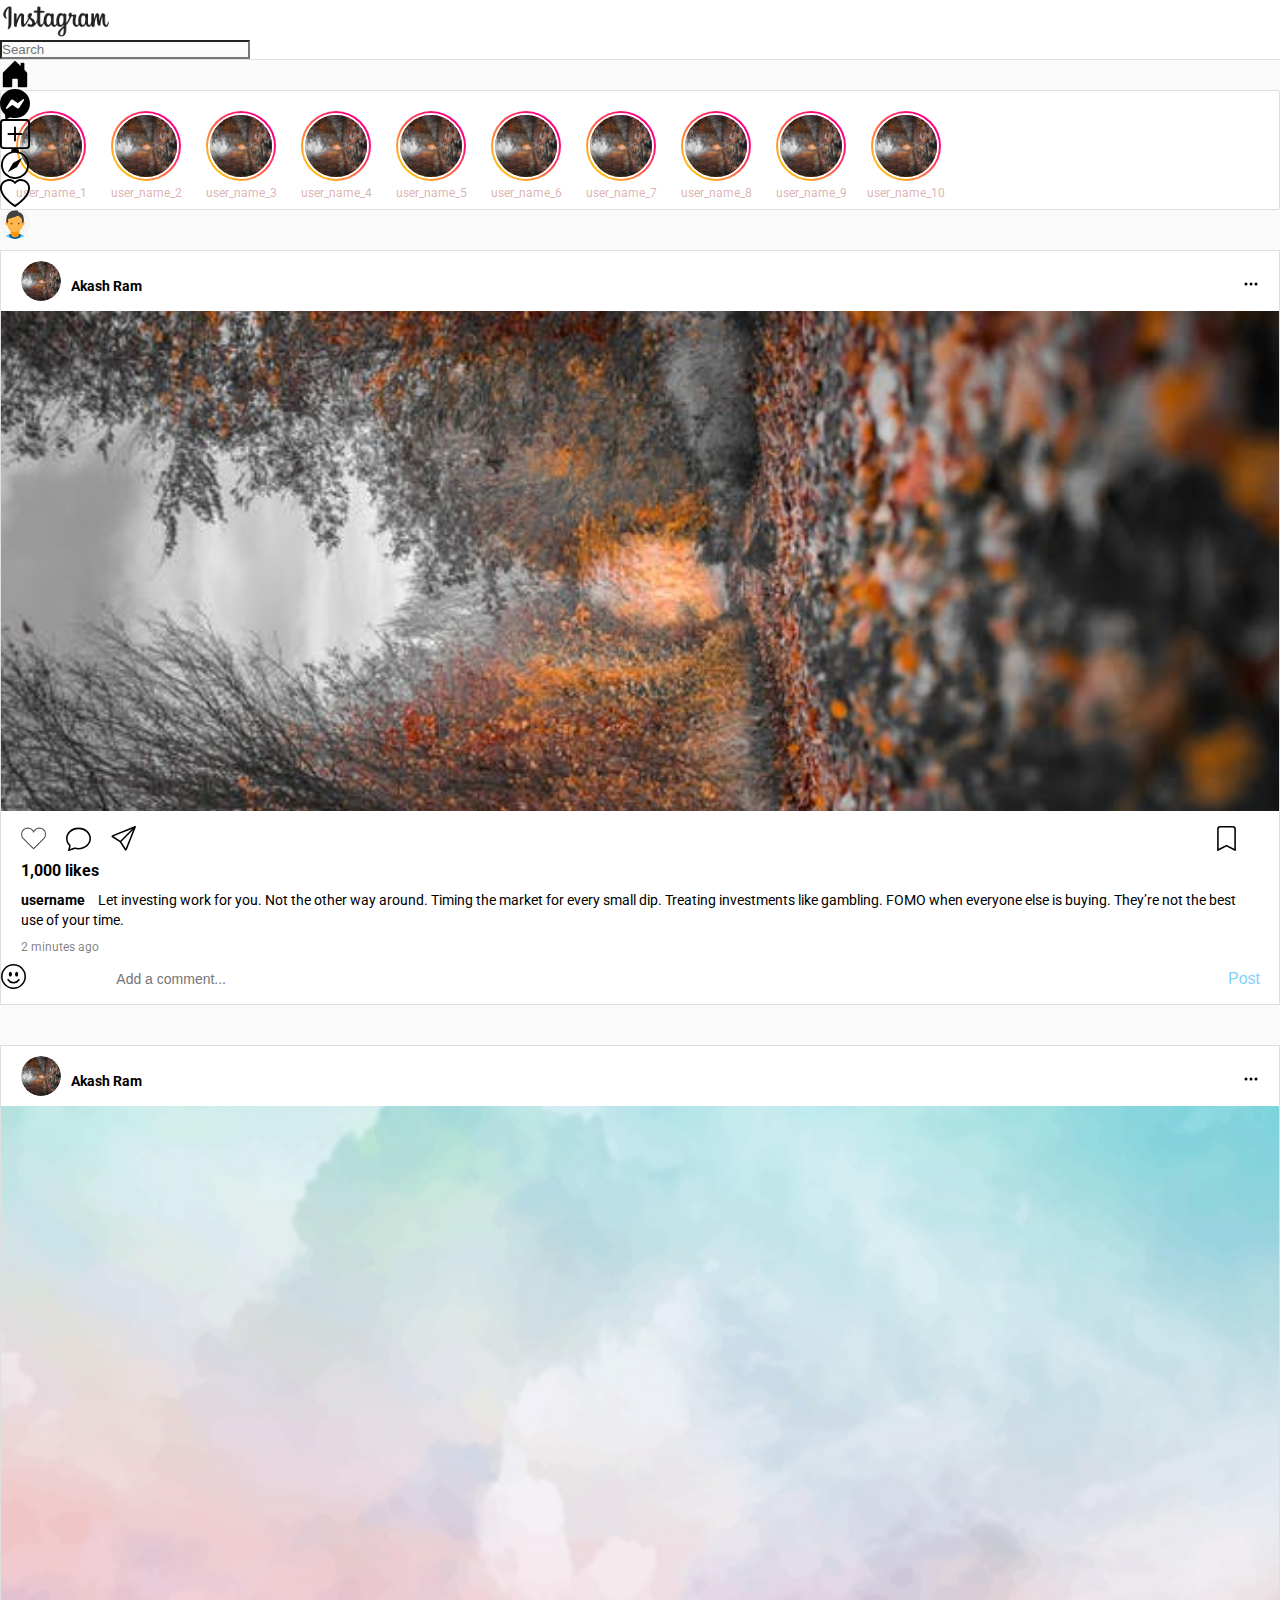
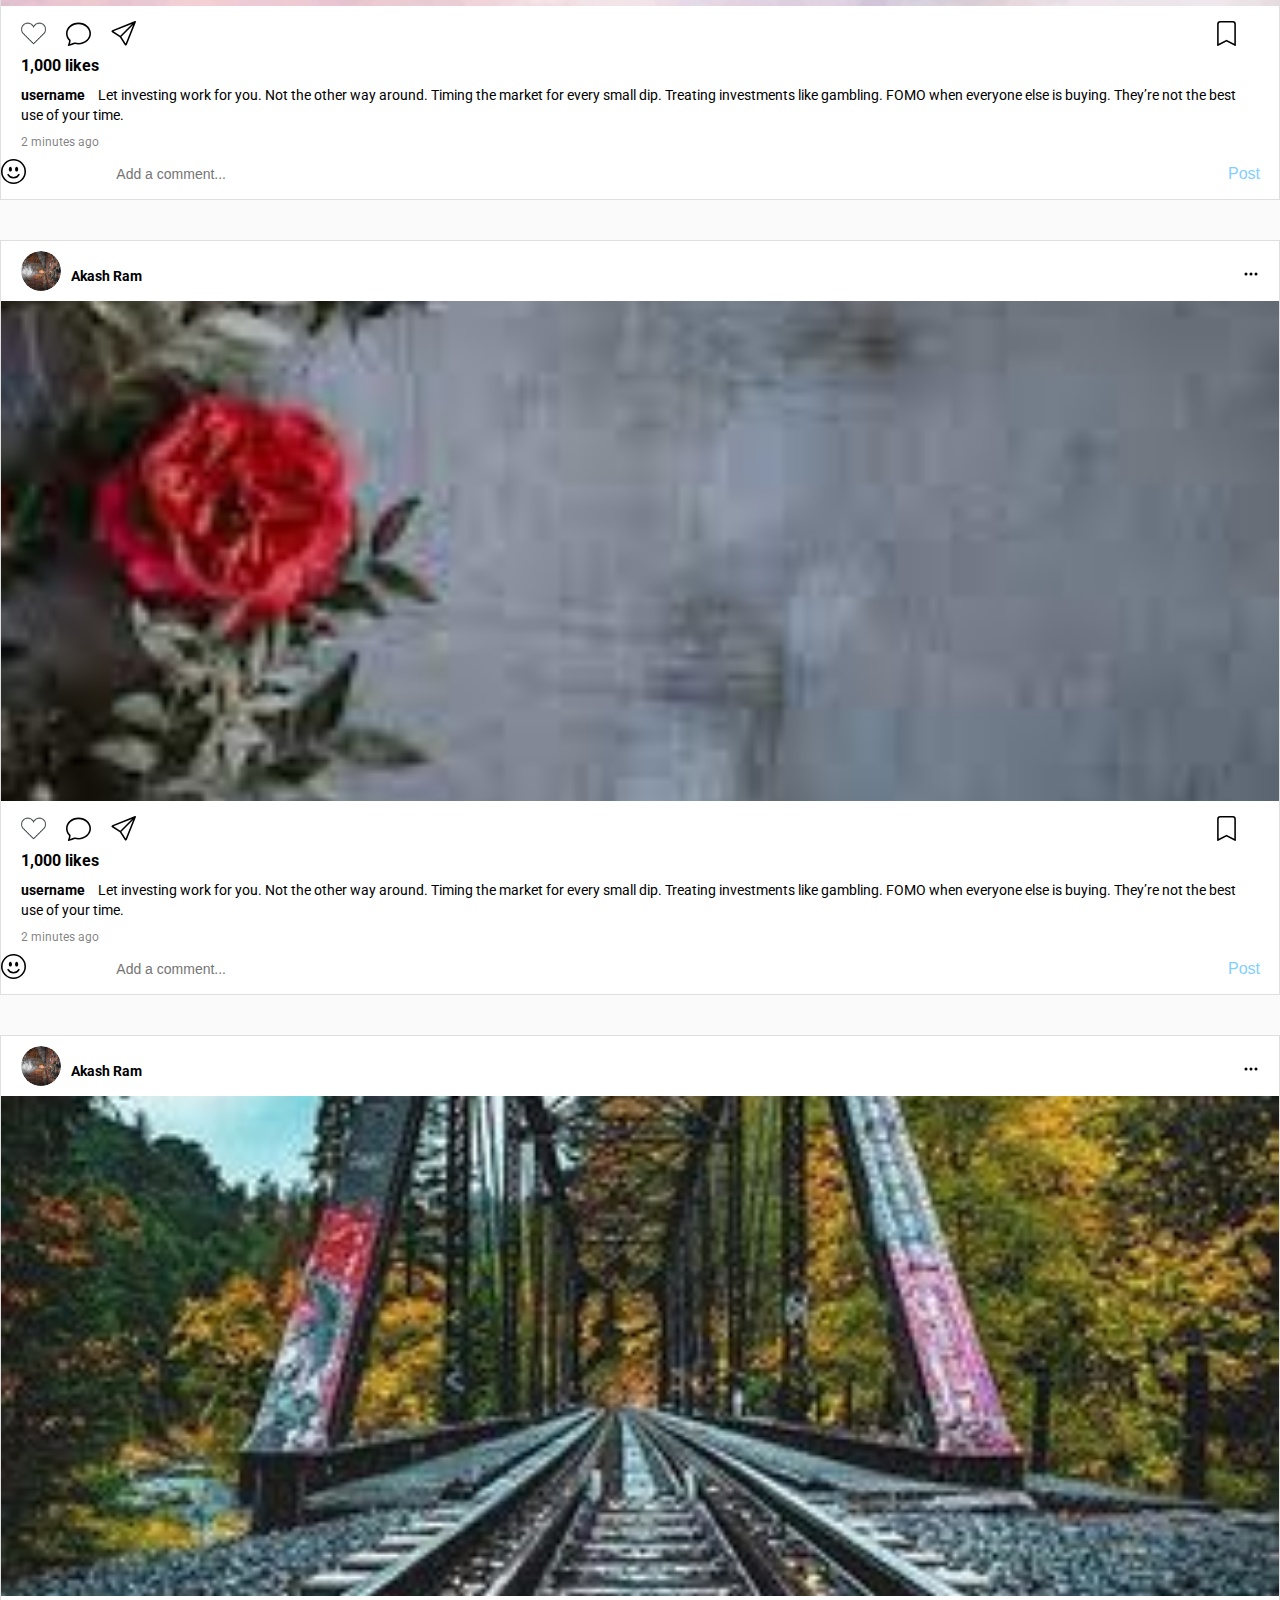
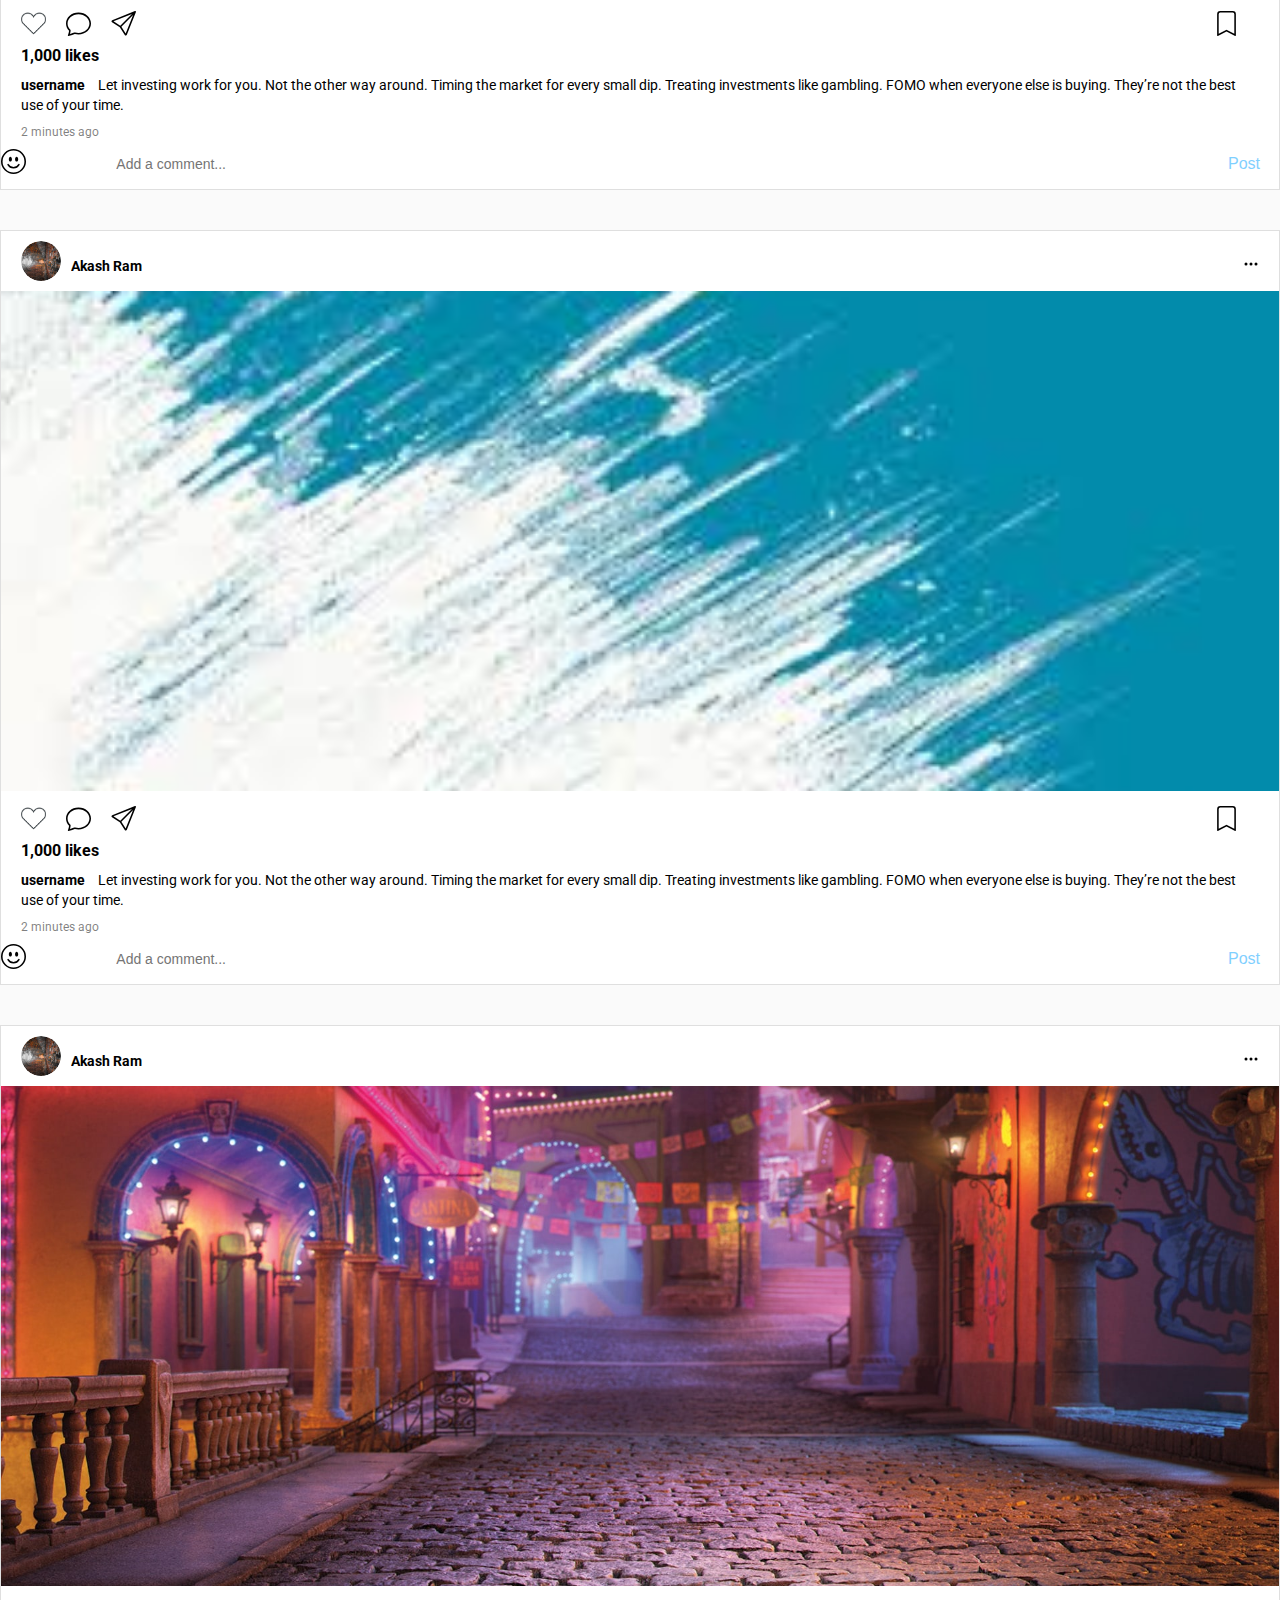
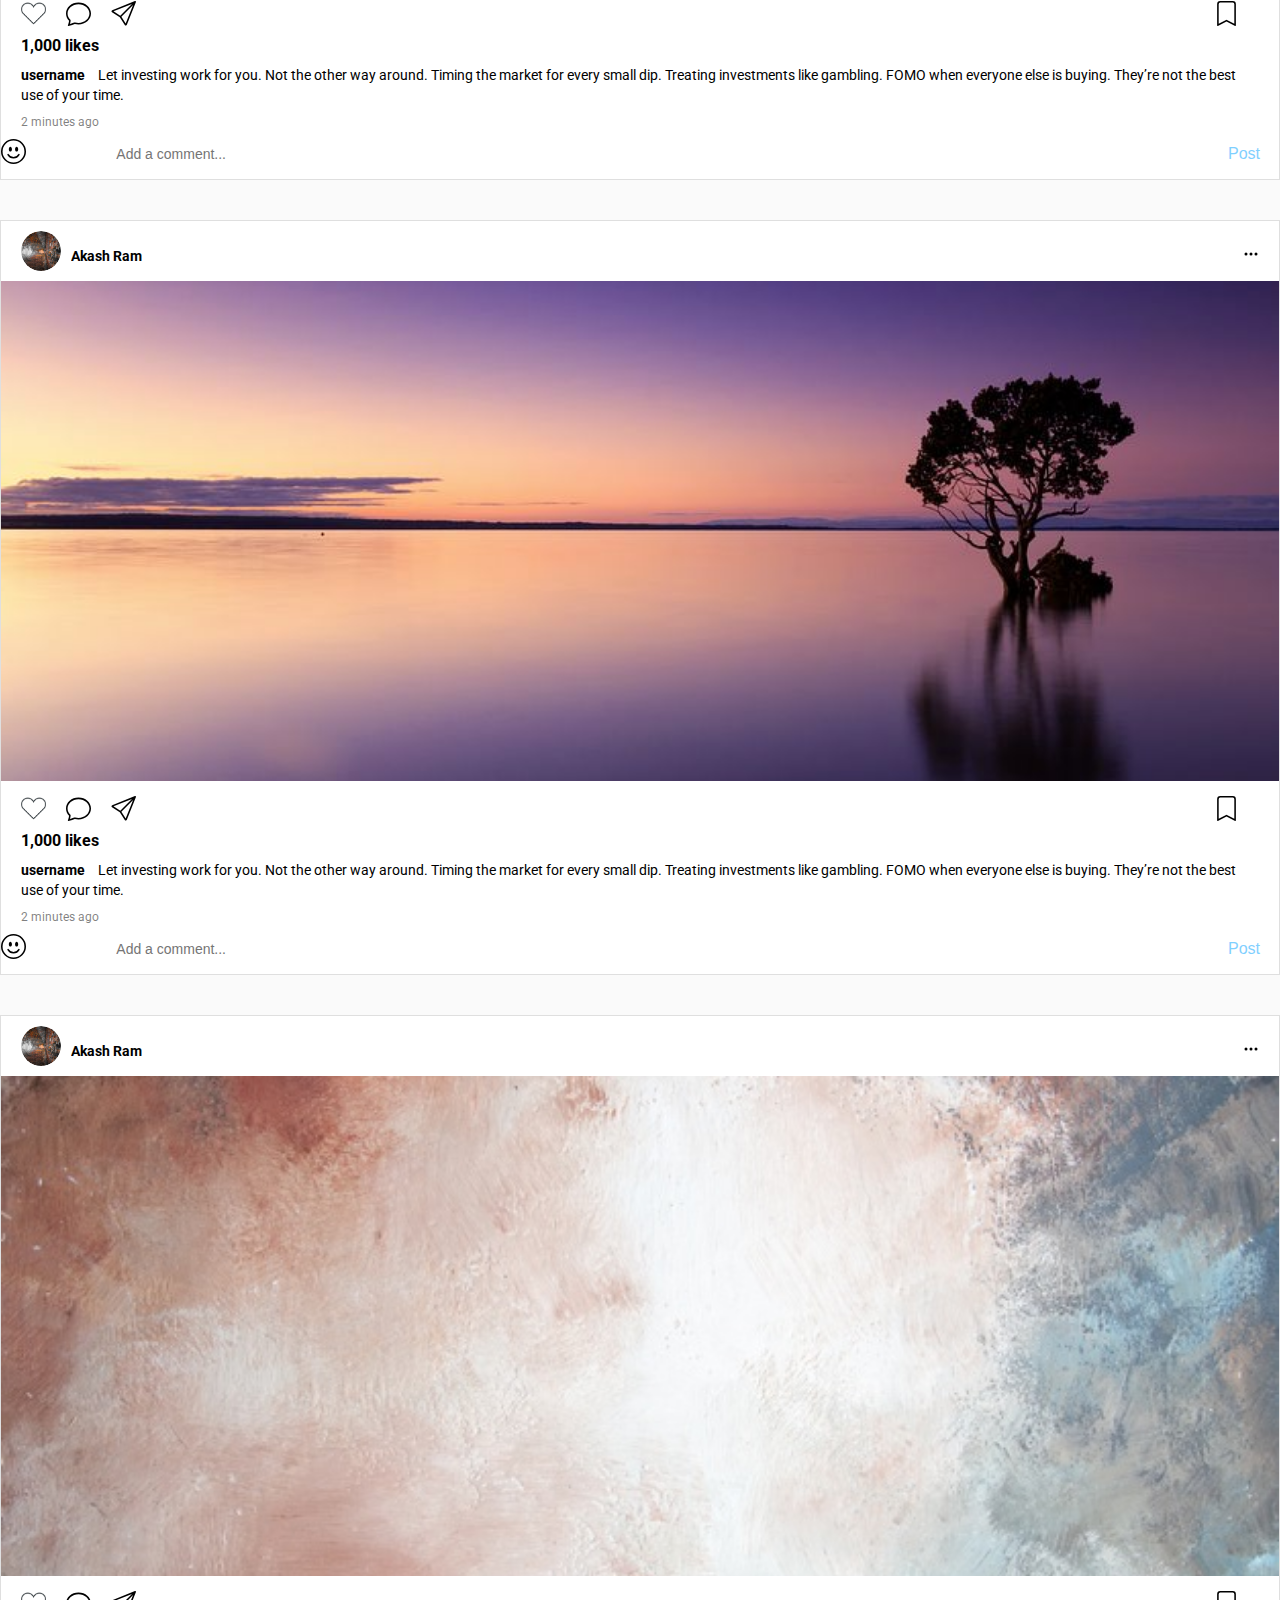
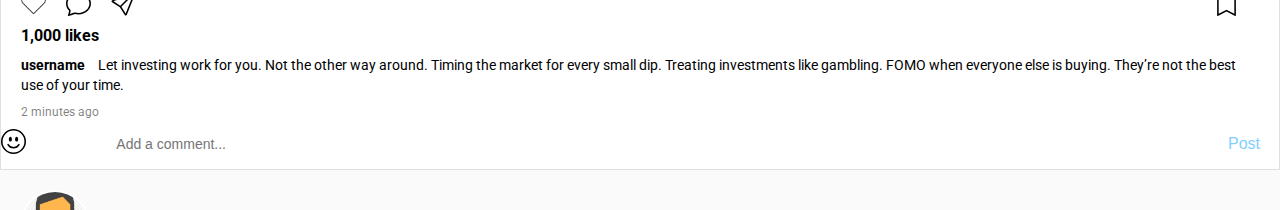
<file: index.html>
<html>
  <head>
    <title>Instagram home page</title>
    <!-- External CSS Sheet-->
    <link rel="stylesheet" href="index.css" />
    <!-- CSS only -->
    <link
      href="https://cdn.jsdelivr.net/npm/bootstrap@5.1.3/dist/css/bootstrap.min.css"
      rel="stylesheet"
      integrity="sha384-1BmE4kWBq78iYhFldvKuhfTAU6auU8tT94WrHftjDbrCEXSU1oBoqyl2QvZ6jIW3"
      crossorigin="anonymous"
    />
    <!-- JavaScript Bundle with Popper -->
    <script
      src="https://cdn.jsdelivr.net/npm/bootstrap@5.1.3/dist/js/bootstrap.bundle.min.js"
      integrity="sha384-ka7Sk0Gln4gmtz2MlQnikT1wXgYsOg+OMhuP+IlRH9sENBO0LRn5q+8nbTov4+1p"
      crossorigin="anonymous"
    ></script>
    <!-- Responsive meta Tag-->
    <meta content="device-width, initial-scale=1" name="viewport" />

    <!-- JS -->
  </head>
  <body>
    <!-- Upload Image
    <iframe
      src="C:\Users\user\Desktop\Instagram\TestingUpload copy\upload.html"
      name="targetframe"
      allowTransparency="true"
      scrolling="no"
      frameborder="0"
      class="upload-show"
    > 
    </iframe>
  -->

    <!-- Nav Bar-->
    <nav class="navbar topnav justify-content-around">
      <div class="container-fluid nav-wrapper">
        <a class="navbar-brand" href="#home">
          <img src="photo\Instagram_logo.svg.png" alt="" height="40px" />
        </a>

        <form class="d-flex search-bar">
          <input
            class="form-control search-box"
            type="search"
            placeholder="Search"
          />
        </form>

        <div class="d-flex">
          <div class="nav-item">
            <a class="nav-link" href="#home">
              <svg
                xmlns="http://www.w3.org/2000/svg"
                height="30px"
                class="bi bi-house-door-fill"
                viewBox="0 0 16 16"
              >
                <path
                  d="M6.5 14.5v-3.505c0-.245.25-.495.5-.495h2c.25 0 .5.25.5.5v3.5a.5.5 0 0 0 .5.5h4a.5.5 0 0 0 .5-.5v-7a.5.5 0 0 0-.146-.354L13 5.793V2.5a.5.5 0 0 0-.5-.5h-1a.5.5 0 0 0-.5.5v1.293L8.354 1.146a.5.5 0 0 0-.708 0l-6 6A.5.5 0 0 0 1.5 7.5v7a.5.5 0 0 0 .5.5h4a.5.5 0 0 0 .5-.5z"
                />
              </svg>
            </a>
          </div>
          <div class="nav-item">
            <a class="nav-link" href="#messgener">
              <svg
                xmlns="http://www.w3.org/2000/svg"
                height="30px"
                class="bi bi-messenger"
                viewBox="0 0 16 16"
              >
                <path
                  d="M0 7.76C0 3.301 3.493 0 8 0s8 3.301 8 7.76-3.493 7.76-8 7.76c-.81 0-1.586-.107-2.316-.307a.639.639 0 0 0-.427.03l-1.588.702a.64.64 0 0 1-.898-.566l-.044-1.423a.639.639 0 0 0-.215-.456C.956 12.108 0 10.092 0 7.76zm5.546-1.459-2.35 3.728c-.225.358.214.761.551.506l2.525-1.916a.48.48 0 0 1 .578-.002l1.869 1.402a1.2 1.2 0 0 0 1.735-.32l2.35-3.728c.226-.358-.214-.761-.551-.506L9.728 7.381a.48.48 0 0 1-.578.002L7.281 5.98a1.2 1.2 0 0 0-1.735.32z"
                />
              </svg>
            </a>
          </div>
          <div class="nav-item" onclick="displayHiddenSession()">
            <a class="nav-link" href="upload.html">
              <svg
                xmlns="http://www.w3.org/2000/svg"
                height="30px"
                class="bi bi-plus-square"
                viewBox="0 0 16 16"
              >
                <path
                  d="M14 1a1 1 0 0 1 1 1v12a1 1 0 0 1-1 1H2a1 1 0 0 1-1-1V2a1 1 0 0 1 1-1h12zM2 0a2 2 0 0 0-2 2v12a2 2 0 0 0 2 2h12a2 2 0 0 0 2-2V2a2 2 0 0 0-2-2H2z"
                />
                <path
                  d="M8 4a.5.5 0 0 1 .5.5v3h3a.5.5 0 0 1 0 1h-3v3a.5.5 0 0 1-1 0v-3h-3a.5.5 0 0 1 0-1h3v-3A.5.5 0 0 1 8 4z"
                />
              </svg>
            </a>
          </div>
          <div class="nav-item">
            <a class="nav-link" href="#explore">
              <svg
                xmlns="http://www.w3.org/2000/svg"
                height="30px"
                class="bi bi-compass"
                viewBox="0 0 16 16"
              >
                <path
                  d="M8 16.016a7.5 7.5 0 0 0 1.962-14.74A1 1 0 0 0 9 0H7a1 1 0 0 0-.962 1.276A7.5 7.5 0 0 0 8 16.016zm6.5-7.5a6.5 6.5 0 1 1-13 0 6.5 6.5 0 0 1 13 0z"
                />
                <path
                  d="m6.94 7.44 4.95-2.83-2.83 4.95-4.949 2.83 2.828-4.95z"
                />
              </svg>
            </a>
          </div>
          <div class="nav-item">
            <a class="nav-link" href="#like">
              <svg
                xmlns="http://www.w3.org/2000/svg"
                height="30px"
                class="bi bi-heart"
                viewBox="0 0 16 16"
              >
                <path
                  d="m8 2.748-.717-.737C5.6.281 2.514.878 1.4 3.053c-.523 1.023-.641 2.5.314 4.385.92 1.815 2.834 3.989 6.286 6.357 3.452-2.368 5.365-4.542 6.286-6.357.955-1.886.838-3.362.314-4.385C13.486.878 10.4.28 8.717 2.01L8 2.748zM8 15C-7.333 4.868 3.279-3.04 7.824 1.143c.06.055.119.112.176.171a3.12 3.12 0 0 1 .176-.17C12.72-3.042 23.333 4.867 8 15z"
                />
              </svg>
            </a>
          </div>
          <div class="nav-item">
            <a class="nav-link" href="#profile">
              <div class="user-profile"></div>
            </a>
          </div>
        </div>
      </div>
    </nav>
    <!-- Main Section -->
    <section class="main">
      <div class="container">
        <div class="row">
          <div class="col-md-7 left-col">
            <div class="status-wrapper">
              <div class="status-card">
                <div class="profile-pic">
                  <img src="photo\img1.jpg" alt="profilepic" />
                </div>
                <p class="username">user_name_1</p>
              </div>
              <div class="status-card">
                <div class="profile-pic">
                  <img src="photo\img1.jpg" alt="profilepic" />
                </div>
                <p class="username">user_name_2</p>
              </div>
              <div class="status-card">
                <div class="profile-pic">
                  <img src="photo\img1.jpg" alt="profilepic" />
                </div>
                <p class="username">user_name_3</p>
              </div>
              <div class="status-card">
                <div class="profile-pic">
                  <img src="photo\img1.jpg" alt="profilepic" />
                </div>
                <p class="username">user_name_4</p>
              </div>
              <div class="status-card">
                <div class="profile-pic">
                  <img src="photo\img1.jpg" alt="profilepic" />
                </div>
                <p class="username">user_name_5</p>
              </div>
              <div class="status-card">
                <div class="profile-pic">
                  <img src="photo\img1.jpg" alt="profilepic" />
                </div>
                <p class="username">user_name_6</p>
              </div>
              <div class="status-card">
                <div class="profile-pic">
                  <img src="photo\img1.jpg" alt="profilepic" />
                </div>
                <p class="username">user_name_7</p>
              </div>
              <div class="status-card">
                <div class="profile-pic">
                  <img src="photo\img1.jpg" alt="profilepic" />
                </div>
                <p class="username">user_name_8</p>
              </div>
              <div class="status-card">
                <div class="profile-pic">
                  <img src="photo\img1.jpg" alt="profilepic" />
                </div>
                <p class="username">user_name_9</p>
              </div>
              <div class="status-card">
                <div class="profile-pic">
                  <img src="photo\img1.jpg" alt="profilepic" />
                </div>
                <p class="username">user_name_10</p>
              </div>
            </div>

            <div class="card post">
              <div class="card-body info">
                <div class="user">
                  <div class="profile-pic">
                    <img src="photo\img1.jpg" alt="profilepic" />
                  </div>
                  <p class="username">Akash Ram</p>
                </div>
                <span class="options">
                  <svg
                    xmlns="http://www.w3.org/2000/svg"
                    width="16"
                    height="16"
                    fill="currentColor"
                    class="bi bi-three-dots"
                    viewBox="0 0 16 16"
                  >
                    <path
                      d="M3 9.5a1.5 1.5 0 1 1 0-3 1.5 1.5 0 0 1 0 3zm5 0a1.5 1.5 0 1 1 0-3 1.5 1.5 0 0 1 0 3zm5 0a1.5 1.5 0 1 1 0-3 1.5 1.5 0 0 1 0 3z"
                    />
                  </svg>
                </span>
              </div>
              <img
                src="photo\img1.jpg"
                class="card-img-bottom post-image"
                alt="img1"
              />
              <div class="card-body post-content">
                <div class="reaction-wrapper">
                  <div class="icon like">
                    <img
                      src="photo\heart.png"
                      alt="like"
                      height="25px"
                      class="heart"
                    />
                  </div>
                  <div class="icon comment">
                    <svg
                      xmlns="http://www.w3.org/2000/svg"
                      height="25px"
                      class="bi bi-chat"
                      viewBox="0 0 16 16"
                    >
                      <path
                        d="M2.678 11.894a1 1 0 0 1 .287.801 10.97 10.97 0 0 1-.398 2c1.395-.323 2.247-.697 2.634-.893a1 1 0 0 1 .71-.074A8.06 8.06 0 0 0 8 14c3.996 0 7-2.807 7-6 0-3.192-3.004-6-7-6S1 4.808 1 8c0 1.468.617 2.83 1.678 3.894zm-.493 3.905a21.682 21.682 0 0 1-.713.129c-.2.032-.352-.176-.273-.362a9.68 9.68 0 0 0 .244-.637l.003-.01c.248-.72.45-1.548.524-2.319C.743 11.37 0 9.76 0 8c0-3.866 3.582-7 8-7s8 3.134 8 7-3.582 7-8 7a9.06 9.06 0 0 1-2.347-.306c-.52.263-1.639.742-3.468 1.105z"
                      />
                    </svg>
                  </div>
                  <div class="icon send">
                    <svg
                      xmlns="http://www.w3.org/2000/svg"
                      height="25px"
                      class="bi bi-send"
                      viewBox="0 0 16 16"
                    >
                      <path
                        d="M15.854.146a.5.5 0 0 1 .11.54l-5.819 14.547a.75.75 0 0 1-1.329.124l-3.178-4.995L.643 7.184a.75.75 0 0 1 .124-1.33L15.314.037a.5.5 0 0 1 .54.11ZM6.636 10.07l2.761 4.338L14.13 2.576 6.636 10.07Zm6.787-8.201L1.591 6.602l4.339 2.76 7.494-7.493Z"
                      />
                    </svg>
                  </div>
                  <div class="icon save">
                    <svg
                      xmlns="http://www.w3.org/2000/svg"
                      height="25px"
                      class="bi bi-bookmark"
                      viewBox="0 0 16 16"
                    >
                      <path
                        d="M2 2a2 2 0 0 1 2-2h8a2 2 0 0 1 2 2v13.5a.5.5 0 0 1-.777.416L8 13.101l-5.223 2.815A.5.5 0 0 1 2 15.5V2zm2-1a1 1 0 0 0-1 1v12.566l4.723-2.482a.5.5 0 0 1 .554 0L13 14.566V2a1 1 0 0 0-1-1H4z"
                      />
                    </svg>
                  </div>
                </div>
                <p class="likes">1,000 likes</p>
                <p class="description">
                  <span>username </span>Let investing work for you. Not the
                  other way around. Timing the market for every small dip.
                  Treating investments like gambling. FOMO when everyone else is
                  buying. They’re not the best use of your time.
                </p>
                <p class="post-time">2 minutes ago</p>
              </div>
              <div class="card-body comment-wrapper">
                <div class="icon">
                  <svg
                    xmlns="http://www.w3.org/2000/svg"
                    height="25px"
                    class="bi bi-emoji-smile"
                    viewBox="0 0 16 16"
                  >
                    <path
                      d="M8 15A7 7 0 1 1 8 1a7 7 0 0 1 0 14zm0 1A8 8 0 1 0 8 0a8 8 0 0 0 0 16z"
                    />
                    <path
                      d="M4.285 9.567a.5.5 0 0 1 .683.183A3.498 3.498 0 0 0 8 11.5a3.498 3.498 0 0 0 3.032-1.75.5.5 0 1 1 .866.5A4.498 4.498 0 0 1 8 12.5a4.498 4.498 0 0 1-3.898-2.25.5.5 0 0 1 .183-.683zM7 6.5C7 7.328 6.552 8 6 8s-1-.672-1-1.5S5.448 5 6 5s1 .672 1 1.5zm4 0c0 .828-.448 1.5-1 1.5s-1-.672-1-1.5S9.448 5 10 5s1 .672 1 1.5z"
                    />
                  </svg>
                </div>
                <input
                  type="text"
                  class="comment-box"
                  placeholder="Add a comment..."
                />
                <button class="comment-btn">post</button>
              </div>
            </div>
            <div class="card post">
              <div class="card-body info">
                <div class="user">
                  <div class="profile-pic">
                    <img src="photo\img1.jpg" alt="profilepic" />
                  </div>
                  <p class="username">Akash Ram</p>
                </div>
                <span class="options">
                  <svg
                    xmlns="http://www.w3.org/2000/svg"
                    width="16"
                    height="16"
                    fill="currentColor"
                    class="bi bi-three-dots"
                    viewBox="0 0 16 16"
                  >
                    <path
                      d="M3 9.5a1.5 1.5 0 1 1 0-3 1.5 1.5 0 0 1 0 3zm5 0a1.5 1.5 0 1 1 0-3 1.5 1.5 0 0 1 0 3zm5 0a1.5 1.5 0 1 1 0-3 1.5 1.5 0 0 1 0 3z"
                    />
                  </svg>
                </span>
              </div>
              <img
                src="photo\img2.jpg"
                class="card-img-bottom post-image"
                alt="img1"
              />
              <div class="card-body post-content">
                <div class="reaction-wrapper">
                  <div class="icon like">
                    <img
                      src="photo\heart.png"
                      alt="like"
                      height="25px"
                      class="heart"
                    />
                  </div>
                  <div class="icon comment">
                    <svg
                      xmlns="http://www.w3.org/2000/svg"
                      height="25px"
                      class="bi bi-chat"
                      viewBox="0 0 16 16"
                    >
                      <path
                        d="M2.678 11.894a1 1 0 0 1 .287.801 10.97 10.97 0 0 1-.398 2c1.395-.323 2.247-.697 2.634-.893a1 1 0 0 1 .71-.074A8.06 8.06 0 0 0 8 14c3.996 0 7-2.807 7-6 0-3.192-3.004-6-7-6S1 4.808 1 8c0 1.468.617 2.83 1.678 3.894zm-.493 3.905a21.682 21.682 0 0 1-.713.129c-.2.032-.352-.176-.273-.362a9.68 9.68 0 0 0 .244-.637l.003-.01c.248-.72.45-1.548.524-2.319C.743 11.37 0 9.76 0 8c0-3.866 3.582-7 8-7s8 3.134 8 7-3.582 7-8 7a9.06 9.06 0 0 1-2.347-.306c-.52.263-1.639.742-3.468 1.105z"
                      />
                    </svg>
                  </div>
                  <div class="icon send">
                    <svg
                      xmlns="http://www.w3.org/2000/svg"
                      height="25px"
                      class="bi bi-send"
                      viewBox="0 0 16 16"
                    >
                      <path
                        d="M15.854.146a.5.5 0 0 1 .11.54l-5.819 14.547a.75.75 0 0 1-1.329.124l-3.178-4.995L.643 7.184a.75.75 0 0 1 .124-1.33L15.314.037a.5.5 0 0 1 .54.11ZM6.636 10.07l2.761 4.338L14.13 2.576 6.636 10.07Zm6.787-8.201L1.591 6.602l4.339 2.76 7.494-7.493Z"
                      />
                    </svg>
                  </div>
                  <div class="icon save">
                    <svg
                      xmlns="http://www.w3.org/2000/svg"
                      height="25px"
                      class="bi bi-bookmark"
                      viewBox="0 0 16 16"
                    >
                      <path
                        d="M2 2a2 2 0 0 1 2-2h8a2 2 0 0 1 2 2v13.5a.5.5 0 0 1-.777.416L8 13.101l-5.223 2.815A.5.5 0 0 1 2 15.5V2zm2-1a1 1 0 0 0-1 1v12.566l4.723-2.482a.5.5 0 0 1 .554 0L13 14.566V2a1 1 0 0 0-1-1H4z"
                      />
                    </svg>
                  </div>
                </div>
                <p class="likes">1,000 likes</p>
                <p class="description">
                  <span>username </span>Let investing work for you. Not the
                  other way around. Timing the market for every small dip.
                  Treating investments like gambling. FOMO when everyone else is
                  buying. They’re not the best use of your time.
                </p>
                <p class="post-time">2 minutes ago</p>
              </div>
              <div class="card-body comment-wrapper">
                <div class="icon">
                  <svg
                    xmlns="http://www.w3.org/2000/svg"
                    height="25px"
                    class="bi bi-emoji-smile"
                    viewBox="0 0 16 16"
                  >
                    <path
                      d="M8 15A7 7 0 1 1 8 1a7 7 0 0 1 0 14zm0 1A8 8 0 1 0 8 0a8 8 0 0 0 0 16z"
                    />
                    <path
                      d="M4.285 9.567a.5.5 0 0 1 .683.183A3.498 3.498 0 0 0 8 11.5a3.498 3.498 0 0 0 3.032-1.75.5.5 0 1 1 .866.5A4.498 4.498 0 0 1 8 12.5a4.498 4.498 0 0 1-3.898-2.25.5.5 0 0 1 .183-.683zM7 6.5C7 7.328 6.552 8 6 8s-1-.672-1-1.5S5.448 5 6 5s1 .672 1 1.5zm4 0c0 .828-.448 1.5-1 1.5s-1-.672-1-1.5S9.448 5 10 5s1 .672 1 1.5z"
                    />
                  </svg>
                </div>
                <input
                  type="text"
                  class="comment-box"
                  placeholder="Add a comment..."
                />
                <button class="comment-btn">post</button>
              </div>
            </div>
            <div class="card post">
              <div class="card-body info">
                <div class="user">
                  <div class="profile-pic">
                    <img src="photo\img1.jpg" alt="profilepic" />
                  </div>
                  <p class="username">Akash Ram</p>
                </div>
                <span class="options">
                  <svg
                    xmlns="http://www.w3.org/2000/svg"
                    width="16"
                    height="16"
                    fill="currentColor"
                    class="bi bi-three-dots"
                    viewBox="0 0 16 16"
                  >
                    <path
                      d="M3 9.5a1.5 1.5 0 1 1 0-3 1.5 1.5 0 0 1 0 3zm5 0a1.5 1.5 0 1 1 0-3 1.5 1.5 0 0 1 0 3zm5 0a1.5 1.5 0 1 1 0-3 1.5 1.5 0 0 1 0 3z"
                    />
                  </svg>
                </span>
              </div>
              <img
                src="photo\img3.jpg"
                class="card-img-bottom post-image"
                alt="img1"
              />
              <div class="card-body post-content">
                <div class="reaction-wrapper">
                  <div class="icon like">
                    <img
                      src="photo\heart.png"
                      alt="like"
                      height="25px"
                      class="heart"
                    />
                  </div>
                  <div class="icon comment">
                    <svg
                      xmlns="http://www.w3.org/2000/svg"
                      height="25px"
                      class="bi bi-chat"
                      viewBox="0 0 16 16"
                    >
                      <path
                        d="M2.678 11.894a1 1 0 0 1 .287.801 10.97 10.97 0 0 1-.398 2c1.395-.323 2.247-.697 2.634-.893a1 1 0 0 1 .71-.074A8.06 8.06 0 0 0 8 14c3.996 0 7-2.807 7-6 0-3.192-3.004-6-7-6S1 4.808 1 8c0 1.468.617 2.83 1.678 3.894zm-.493 3.905a21.682 21.682 0 0 1-.713.129c-.2.032-.352-.176-.273-.362a9.68 9.68 0 0 0 .244-.637l.003-.01c.248-.72.45-1.548.524-2.319C.743 11.37 0 9.76 0 8c0-3.866 3.582-7 8-7s8 3.134 8 7-3.582 7-8 7a9.06 9.06 0 0 1-2.347-.306c-.52.263-1.639.742-3.468 1.105z"
                      />
                    </svg>
                  </div>
                  <div class="icon send">
                    <svg
                      xmlns="http://www.w3.org/2000/svg"
                      height="25px"
                      class="bi bi-send"
                      viewBox="0 0 16 16"
                    >
                      <path
                        d="M15.854.146a.5.5 0 0 1 .11.54l-5.819 14.547a.75.75 0 0 1-1.329.124l-3.178-4.995L.643 7.184a.75.75 0 0 1 .124-1.33L15.314.037a.5.5 0 0 1 .54.11ZM6.636 10.07l2.761 4.338L14.13 2.576 6.636 10.07Zm6.787-8.201L1.591 6.602l4.339 2.76 7.494-7.493Z"
                      />
                    </svg>
                  </div>
                  <div class="icon save">
                    <svg
                      xmlns="http://www.w3.org/2000/svg"
                      height="25px"
                      class="bi bi-bookmark"
                      viewBox="0 0 16 16"
                    >
                      <path
                        d="M2 2a2 2 0 0 1 2-2h8a2 2 0 0 1 2 2v13.5a.5.5 0 0 1-.777.416L8 13.101l-5.223 2.815A.5.5 0 0 1 2 15.5V2zm2-1a1 1 0 0 0-1 1v12.566l4.723-2.482a.5.5 0 0 1 .554 0L13 14.566V2a1 1 0 0 0-1-1H4z"
                      />
                    </svg>
                  </div>
                </div>
                <p class="likes">1,000 likes</p>
                <p class="description">
                  <span>username </span>Let investing work for you. Not the
                  other way around. Timing the market for every small dip.
                  Treating investments like gambling. FOMO when everyone else is
                  buying. They’re not the best use of your time.
                </p>
                <p class="post-time">2 minutes ago</p>
              </div>
              <div class="card-body comment-wrapper">
                <div class="icon">
                  <svg
                    xmlns="http://www.w3.org/2000/svg"
                    height="25px"
                    class="bi bi-emoji-smile"
                    viewBox="0 0 16 16"
                  >
                    <path
                      d="M8 15A7 7 0 1 1 8 1a7 7 0 0 1 0 14zm0 1A8 8 0 1 0 8 0a8 8 0 0 0 0 16z"
                    />
                    <path
                      d="M4.285 9.567a.5.5 0 0 1 .683.183A3.498 3.498 0 0 0 8 11.5a3.498 3.498 0 0 0 3.032-1.75.5.5 0 1 1 .866.5A4.498 4.498 0 0 1 8 12.5a4.498 4.498 0 0 1-3.898-2.25.5.5 0 0 1 .183-.683zM7 6.5C7 7.328 6.552 8 6 8s-1-.672-1-1.5S5.448 5 6 5s1 .672 1 1.5zm4 0c0 .828-.448 1.5-1 1.5s-1-.672-1-1.5S9.448 5 10 5s1 .672 1 1.5z"
                    />
                  </svg>
                </div>
                <input
                  type="text"
                  class="comment-box"
                  placeholder="Add a comment..."
                />
                <button class="comment-btn">post</button>
              </div>
            </div>
            <div class="card post">
              <div class="card-body info">
                <div class="user">
                  <div class="profile-pic">
                    <img src="photo\img1.jpg" alt="profilepic" />
                  </div>
                  <p class="username">Akash Ram</p>
                </div>
                <span class="options">
                  <svg
                    xmlns="http://www.w3.org/2000/svg"
                    width="16"
                    height="16"
                    fill="currentColor"
                    class="bi bi-three-dots"
                    viewBox="0 0 16 16"
                  >
                    <path
                      d="M3 9.5a1.5 1.5 0 1 1 0-3 1.5 1.5 0 0 1 0 3zm5 0a1.5 1.5 0 1 1 0-3 1.5 1.5 0 0 1 0 3zm5 0a1.5 1.5 0 1 1 0-3 1.5 1.5 0 0 1 0 3z"
                    />
                  </svg>
                </span>
              </div>
              <img
                src="photo\img4.jpg"
                class="card-img-bottom post-image"
                alt="img1"
              />
              <div class="card-body post-content">
                <div class="reaction-wrapper">
                  <div class="icon like">
                    <img
                      src="photo\heart.png"
                      alt="like"
                      height="25px"
                      class="heart"
                    />
                  </div>
                  <div class="icon comment">
                    <svg
                      xmlns="http://www.w3.org/2000/svg"
                      height="25px"
                      class="bi bi-chat"
                      viewBox="0 0 16 16"
                    >
                      <path
                        d="M2.678 11.894a1 1 0 0 1 .287.801 10.97 10.97 0 0 1-.398 2c1.395-.323 2.247-.697 2.634-.893a1 1 0 0 1 .71-.074A8.06 8.06 0 0 0 8 14c3.996 0 7-2.807 7-6 0-3.192-3.004-6-7-6S1 4.808 1 8c0 1.468.617 2.83 1.678 3.894zm-.493 3.905a21.682 21.682 0 0 1-.713.129c-.2.032-.352-.176-.273-.362a9.68 9.68 0 0 0 .244-.637l.003-.01c.248-.72.45-1.548.524-2.319C.743 11.37 0 9.76 0 8c0-3.866 3.582-7 8-7s8 3.134 8 7-3.582 7-8 7a9.06 9.06 0 0 1-2.347-.306c-.52.263-1.639.742-3.468 1.105z"
                      />
                    </svg>
                  </div>
                  <div class="icon send">
                    <svg
                      xmlns="http://www.w3.org/2000/svg"
                      height="25px"
                      class="bi bi-send"
                      viewBox="0 0 16 16"
                    >
                      <path
                        d="M15.854.146a.5.5 0 0 1 .11.54l-5.819 14.547a.75.75 0 0 1-1.329.124l-3.178-4.995L.643 7.184a.75.75 0 0 1 .124-1.33L15.314.037a.5.5 0 0 1 .54.11ZM6.636 10.07l2.761 4.338L14.13 2.576 6.636 10.07Zm6.787-8.201L1.591 6.602l4.339 2.76 7.494-7.493Z"
                      />
                    </svg>
                  </div>
                  <div class="icon save">
                    <svg
                      xmlns="http://www.w3.org/2000/svg"
                      height="25px"
                      class="bi bi-bookmark"
                      viewBox="0 0 16 16"
                    >
                      <path
                        d="M2 2a2 2 0 0 1 2-2h8a2 2 0 0 1 2 2v13.5a.5.5 0 0 1-.777.416L8 13.101l-5.223 2.815A.5.5 0 0 1 2 15.5V2zm2-1a1 1 0 0 0-1 1v12.566l4.723-2.482a.5.5 0 0 1 .554 0L13 14.566V2a1 1 0 0 0-1-1H4z"
                      />
                    </svg>
                  </div>
                </div>
                <p class="likes">1,000 likes</p>
                <p class="description">
                  <span>username </span>Let investing work for you. Not the
                  other way around. Timing the market for every small dip.
                  Treating investments like gambling. FOMO when everyone else is
                  buying. They’re not the best use of your time.
                </p>
                <p class="post-time">2 minutes ago</p>
              </div>
              <div class="card-body comment-wrapper">
                <div class="icon">
                  <svg
                    xmlns="http://www.w3.org/2000/svg"
                    height="25px"
                    class="bi bi-emoji-smile"
                    viewBox="0 0 16 16"
                  >
                    <path
                      d="M8 15A7 7 0 1 1 8 1a7 7 0 0 1 0 14zm0 1A8 8 0 1 0 8 0a8 8 0 0 0 0 16z"
                    />
                    <path
                      d="M4.285 9.567a.5.5 0 0 1 .683.183A3.498 3.498 0 0 0 8 11.5a3.498 3.498 0 0 0 3.032-1.75.5.5 0 1 1 .866.5A4.498 4.498 0 0 1 8 12.5a4.498 4.498 0 0 1-3.898-2.25.5.5 0 0 1 .183-.683zM7 6.5C7 7.328 6.552 8 6 8s-1-.672-1-1.5S5.448 5 6 5s1 .672 1 1.5zm4 0c0 .828-.448 1.5-1 1.5s-1-.672-1-1.5S9.448 5 10 5s1 .672 1 1.5z"
                    />
                  </svg>
                </div>
                <input
                  type="text"
                  class="comment-box"
                  placeholder="Add a comment..."
                />
                <button class="comment-btn">post</button>
              </div>
            </div>
            <div class="card post">
              <div class="card-body info">
                <div class="user">
                  <div class="profile-pic">
                    <img src="photo\img1.jpg" alt="profilepic" />
                  </div>
                  <p class="username">Akash Ram</p>
                </div>
                <span class="options">
                  <svg
                    xmlns="http://www.w3.org/2000/svg"
                    width="16"
                    height="16"
                    fill="currentColor"
                    class="bi bi-three-dots"
                    viewBox="0 0 16 16"
                  >
                    <path
                      d="M3 9.5a1.5 1.5 0 1 1 0-3 1.5 1.5 0 0 1 0 3zm5 0a1.5 1.5 0 1 1 0-3 1.5 1.5 0 0 1 0 3zm5 0a1.5 1.5 0 1 1 0-3 1.5 1.5 0 0 1 0 3z"
                    />
                  </svg>
                </span>
              </div>
              <img
                src="photo\img5.jpg"
                class="card-img-bottom post-image"
                alt="img1"
              />
              <div class="card-body post-content">
                <div class="reaction-wrapper">
                  <div class="icon like">
                    <img
                      src="photo\heart.png"
                      alt="like"
                      height="25px"
                      class="heart"
                    />
                  </div>
                  <div class="icon comment">
                    <svg
                      xmlns="http://www.w3.org/2000/svg"
                      height="25px"
                      class="bi bi-chat"
                      viewBox="0 0 16 16"
                    >
                      <path
                        d="M2.678 11.894a1 1 0 0 1 .287.801 10.97 10.97 0 0 1-.398 2c1.395-.323 2.247-.697 2.634-.893a1 1 0 0 1 .71-.074A8.06 8.06 0 0 0 8 14c3.996 0 7-2.807 7-6 0-3.192-3.004-6-7-6S1 4.808 1 8c0 1.468.617 2.83 1.678 3.894zm-.493 3.905a21.682 21.682 0 0 1-.713.129c-.2.032-.352-.176-.273-.362a9.68 9.68 0 0 0 .244-.637l.003-.01c.248-.72.45-1.548.524-2.319C.743 11.37 0 9.76 0 8c0-3.866 3.582-7 8-7s8 3.134 8 7-3.582 7-8 7a9.06 9.06 0 0 1-2.347-.306c-.52.263-1.639.742-3.468 1.105z"
                      />
                    </svg>
                  </div>
                  <div class="icon send">
                    <svg
                      xmlns="http://www.w3.org/2000/svg"
                      height="25px"
                      class="bi bi-send"
                      viewBox="0 0 16 16"
                    >
                      <path
                        d="M15.854.146a.5.5 0 0 1 .11.54l-5.819 14.547a.75.75 0 0 1-1.329.124l-3.178-4.995L.643 7.184a.75.75 0 0 1 .124-1.33L15.314.037a.5.5 0 0 1 .54.11ZM6.636 10.07l2.761 4.338L14.13 2.576 6.636 10.07Zm6.787-8.201L1.591 6.602l4.339 2.76 7.494-7.493Z"
                      />
                    </svg>
                  </div>
                  <div class="icon save">
                    <svg
                      xmlns="http://www.w3.org/2000/svg"
                      height="25px"
                      class="bi bi-bookmark"
                      viewBox="0 0 16 16"
                    >
                      <path
                        d="M2 2a2 2 0 0 1 2-2h8a2 2 0 0 1 2 2v13.5a.5.5 0 0 1-.777.416L8 13.101l-5.223 2.815A.5.5 0 0 1 2 15.5V2zm2-1a1 1 0 0 0-1 1v12.566l4.723-2.482a.5.5 0 0 1 .554 0L13 14.566V2a1 1 0 0 0-1-1H4z"
                      />
                    </svg>
                  </div>
                </div>
                <p class="likes">1,000 likes</p>
                <p class="description">
                  <span>username </span>Let investing work for you. Not the
                  other way around. Timing the market for every small dip.
                  Treating investments like gambling. FOMO when everyone else is
                  buying. They’re not the best use of your time.
                </p>
                <p class="post-time">2 minutes ago</p>
              </div>
              <div class="card-body comment-wrapper">
                <div class="icon">
                  <svg
                    xmlns="http://www.w3.org/2000/svg"
                    height="25px"
                    class="bi bi-emoji-smile"
                    viewBox="0 0 16 16"
                  >
                    <path
                      d="M8 15A7 7 0 1 1 8 1a7 7 0 0 1 0 14zm0 1A8 8 0 1 0 8 0a8 8 0 0 0 0 16z"
                    />
                    <path
                      d="M4.285 9.567a.5.5 0 0 1 .683.183A3.498 3.498 0 0 0 8 11.5a3.498 3.498 0 0 0 3.032-1.75.5.5 0 1 1 .866.5A4.498 4.498 0 0 1 8 12.5a4.498 4.498 0 0 1-3.898-2.25.5.5 0 0 1 .183-.683zM7 6.5C7 7.328 6.552 8 6 8s-1-.672-1-1.5S5.448 5 6 5s1 .672 1 1.5zm4 0c0 .828-.448 1.5-1 1.5s-1-.672-1-1.5S9.448 5 10 5s1 .672 1 1.5z"
                    />
                  </svg>
                </div>
                <input
                  type="text"
                  class="comment-box"
                  placeholder="Add a comment..."
                />
                <button class="comment-btn">post</button>
              </div>
            </div>
            <div class="card post">
              <div class="card-body info">
                <div class="user">
                  <div class="profile-pic">
                    <img src="photo\img1.jpg" alt="profilepic" />
                  </div>
                  <p class="username">Akash Ram</p>
                </div>
                <span class="options">
                  <svg
                    xmlns="http://www.w3.org/2000/svg"
                    width="16"
                    height="16"
                    fill="currentColor"
                    class="bi bi-three-dots"
                    viewBox="0 0 16 16"
                  >
                    <path
                      d="M3 9.5a1.5 1.5 0 1 1 0-3 1.5 1.5 0 0 1 0 3zm5 0a1.5 1.5 0 1 1 0-3 1.5 1.5 0 0 1 0 3zm5 0a1.5 1.5 0 1 1 0-3 1.5 1.5 0 0 1 0 3z"
                    />
                  </svg>
                </span>
              </div>
              <img
                src="photo\img6.jpg"
                class="card-img-bottom post-image"
                alt="img1"
              />
              <div class="card-body post-content">
                <div class="reaction-wrapper">
                  <div class="icon like">
                    <img
                      src="photo\heart.png"
                      alt="like"
                      height="25px"
                      class="heart"
                    />
                  </div>
                  <div class="icon comment">
                    <svg
                      xmlns="http://www.w3.org/2000/svg"
                      height="25px"
                      class="bi bi-chat"
                      viewBox="0 0 16 16"
                    >
                      <path
                        d="M2.678 11.894a1 1 0 0 1 .287.801 10.97 10.97 0 0 1-.398 2c1.395-.323 2.247-.697 2.634-.893a1 1 0 0 1 .71-.074A8.06 8.06 0 0 0 8 14c3.996 0 7-2.807 7-6 0-3.192-3.004-6-7-6S1 4.808 1 8c0 1.468.617 2.83 1.678 3.894zm-.493 3.905a21.682 21.682 0 0 1-.713.129c-.2.032-.352-.176-.273-.362a9.68 9.68 0 0 0 .244-.637l.003-.01c.248-.72.45-1.548.524-2.319C.743 11.37 0 9.76 0 8c0-3.866 3.582-7 8-7s8 3.134 8 7-3.582 7-8 7a9.06 9.06 0 0 1-2.347-.306c-.52.263-1.639.742-3.468 1.105z"
                      />
                    </svg>
                  </div>
                  <div class="icon send">
                    <svg
                      xmlns="http://www.w3.org/2000/svg"
                      height="25px"
                      class="bi bi-send"
                      viewBox="0 0 16 16"
                    >
                      <path
                        d="M15.854.146a.5.5 0 0 1 .11.54l-5.819 14.547a.75.75 0 0 1-1.329.124l-3.178-4.995L.643 7.184a.75.75 0 0 1 .124-1.33L15.314.037a.5.5 0 0 1 .54.11ZM6.636 10.07l2.761 4.338L14.13 2.576 6.636 10.07Zm6.787-8.201L1.591 6.602l4.339 2.76 7.494-7.493Z"
                      />
                    </svg>
                  </div>
                  <div class="icon save">
                    <svg
                      xmlns="http://www.w3.org/2000/svg"
                      height="25px"
                      class="bi bi-bookmark"
                      viewBox="0 0 16 16"
                    >
                      <path
                        d="M2 2a2 2 0 0 1 2-2h8a2 2 0 0 1 2 2v13.5a.5.5 0 0 1-.777.416L8 13.101l-5.223 2.815A.5.5 0 0 1 2 15.5V2zm2-1a1 1 0 0 0-1 1v12.566l4.723-2.482a.5.5 0 0 1 .554 0L13 14.566V2a1 1 0 0 0-1-1H4z"
                      />
                    </svg>
                  </div>
                </div>
                <p class="likes">1,000 likes</p>
                <p class="description">
                  <span>username </span>Let investing work for you. Not the
                  other way around. Timing the market for every small dip.
                  Treating investments like gambling. FOMO when everyone else is
                  buying. They’re not the best use of your time.
                </p>
                <p class="post-time">2 minutes ago</p>
              </div>
              <div class="card-body comment-wrapper">
                <div class="icon">
                  <svg
                    xmlns="http://www.w3.org/2000/svg"
                    height="25px"
                    class="bi bi-emoji-smile"
                    viewBox="0 0 16 16"
                  >
                    <path
                      d="M8 15A7 7 0 1 1 8 1a7 7 0 0 1 0 14zm0 1A8 8 0 1 0 8 0a8 8 0 0 0 0 16z"
                    />
                    <path
                      d="M4.285 9.567a.5.5 0 0 1 .683.183A3.498 3.498 0 0 0 8 11.5a3.498 3.498 0 0 0 3.032-1.75.5.5 0 1 1 .866.5A4.498 4.498 0 0 1 8 12.5a4.498 4.498 0 0 1-3.898-2.25.5.5 0 0 1 .183-.683zM7 6.5C7 7.328 6.552 8 6 8s-1-.672-1-1.5S5.448 5 6 5s1 .672 1 1.5zm4 0c0 .828-.448 1.5-1 1.5s-1-.672-1-1.5S9.448 5 10 5s1 .672 1 1.5z"
                    />
                  </svg>
                </div>
                <input
                  type="text"
                  class="comment-box"
                  placeholder="Add a comment..."
                />
                <button class="comment-btn">post</button>
              </div>
            </div>
            <div class="card post">
              <div class="card-body info">
                <div class="user">
                  <div class="profile-pic">
                    <img src="photo\img1.jpg" alt="profilepic" />
                  </div>
                  <p class="username">Akash Ram</p>
                </div>
                <span class="options">
                  <svg
                    xmlns="http://www.w3.org/2000/svg"
                    width="16"
                    height="16"
                    fill="currentColor"
                    class="bi bi-three-dots"
                    viewBox="0 0 16 16"
                  >
                    <path
                      d="M3 9.5a1.5 1.5 0 1 1 0-3 1.5 1.5 0 0 1 0 3zm5 0a1.5 1.5 0 1 1 0-3 1.5 1.5 0 0 1 0 3zm5 0a1.5 1.5 0 1 1 0-3 1.5 1.5 0 0 1 0 3z"
                    />
                  </svg>
                </span>
              </div>
              <img
                src="photo\img7.jpg"
                class="card-img-bottom post-image"
                alt="img1"
              />
              <div class="card-body post-content">
                <div class="reaction-wrapper">
                  <div class="icon like">
                    <img
                      src="photo\heart.png"
                      alt="like"
                      height="25px"
                      class="heart"
                    />
                  </div>
                  <div class="icon comment">
                    <svg
                      xmlns="http://www.w3.org/2000/svg"
                      height="25px"
                      class="bi bi-chat"
                      viewBox="0 0 16 16"
                    >
                      <path
                        d="M2.678 11.894a1 1 0 0 1 .287.801 10.97 10.97 0 0 1-.398 2c1.395-.323 2.247-.697 2.634-.893a1 1 0 0 1 .71-.074A8.06 8.06 0 0 0 8 14c3.996 0 7-2.807 7-6 0-3.192-3.004-6-7-6S1 4.808 1 8c0 1.468.617 2.83 1.678 3.894zm-.493 3.905a21.682 21.682 0 0 1-.713.129c-.2.032-.352-.176-.273-.362a9.68 9.68 0 0 0 .244-.637l.003-.01c.248-.72.45-1.548.524-2.319C.743 11.37 0 9.76 0 8c0-3.866 3.582-7 8-7s8 3.134 8 7-3.582 7-8 7a9.06 9.06 0 0 1-2.347-.306c-.52.263-1.639.742-3.468 1.105z"
                      />
                    </svg>
                  </div>
                  <div class="icon send">
                    <svg
                      xmlns="http://www.w3.org/2000/svg"
                      height="25px"
                      class="bi bi-send"
                      viewBox="0 0 16 16"
                    >
                      <path
                        d="M15.854.146a.5.5 0 0 1 .11.54l-5.819 14.547a.75.75 0 0 1-1.329.124l-3.178-4.995L.643 7.184a.75.75 0 0 1 .124-1.33L15.314.037a.5.5 0 0 1 .54.11ZM6.636 10.07l2.761 4.338L14.13 2.576 6.636 10.07Zm6.787-8.201L1.591 6.602l4.339 2.76 7.494-7.493Z"
                      />
                    </svg>
                  </div>
                  <div class="icon save">
                    <svg
                      xmlns="http://www.w3.org/2000/svg"
                      height="25px"
                      class="bi bi-bookmark"
                      viewBox="0 0 16 16"
                    >
                      <path
                        d="M2 2a2 2 0 0 1 2-2h8a2 2 0 0 1 2 2v13.5a.5.5 0 0 1-.777.416L8 13.101l-5.223 2.815A.5.5 0 0 1 2 15.5V2zm2-1a1 1 0 0 0-1 1v12.566l4.723-2.482a.5.5 0 0 1 .554 0L13 14.566V2a1 1 0 0 0-1-1H4z"
                      />
                    </svg>
                  </div>
                </div>
                <p class="likes">1,000 likes</p>
                <p class="description">
                  <span>username </span>Let investing work for you. Not the
                  other way around. Timing the market for every small dip.
                  Treating investments like gambling. FOMO when everyone else is
                  buying. They’re not the best use of your time.
                </p>
                <p class="post-time">2 minutes ago</p>
              </div>
              <div class="card-body comment-wrapper">
                <div class="icon">
                  <svg
                    xmlns="http://www.w3.org/2000/svg"
                    height="25px"
                    class="bi bi-emoji-smile"
                    viewBox="0 0 16 16"
                  >
                    <path
                      d="M8 15A7 7 0 1 1 8 1a7 7 0 0 1 0 14zm0 1A8 8 0 1 0 8 0a8 8 0 0 0 0 16z"
                    />
                    <path
                      d="M4.285 9.567a.5.5 0 0 1 .683.183A3.498 3.498 0 0 0 8 11.5a3.498 3.498 0 0 0 3.032-1.75.5.5 0 1 1 .866.5A4.498 4.498 0 0 1 8 12.5a4.498 4.498 0 0 1-3.898-2.25.5.5 0 0 1 .183-.683zM7 6.5C7 7.328 6.552 8 6 8s-1-.672-1-1.5S5.448 5 6 5s1 .672 1 1.5zm4 0c0 .828-.448 1.5-1 1.5s-1-.672-1-1.5S9.448 5 10 5s1 .672 1 1.5z"
                    />
                  </svg>
                </div>
                <input
                  type="text"
                  class="comment-box"
                  placeholder="Add a comment..."
                />
                <button class="comment-btn">post</button>
              </div>
            </div>
            <div class="card post">
              <div class="card-body info">
                <div class="user">
                  <div class="profile-pic">
                    <img src="photo\img1.jpg" alt="profilepic" />
                  </div>
                  <p class="username">Akash Ram</p>
                </div>
                <span class="options">
                  <svg
                    xmlns="http://www.w3.org/2000/svg"
                    width="16"
                    height="16"
                    fill="currentColor"
                    class="bi bi-three-dots"
                    viewBox="0 0 16 16"
                  >
                    <path
                      d="M3 9.5a1.5 1.5 0 1 1 0-3 1.5 1.5 0 0 1 0 3zm5 0a1.5 1.5 0 1 1 0-3 1.5 1.5 0 0 1 0 3zm5 0a1.5 1.5 0 1 1 0-3 1.5 1.5 0 0 1 0 3z"
                    />
                  </svg>
                </span>
              </div>
              <img
                src="photo\img8.jpg"
                class="card-img-bottom post-image"
                alt="img1"
              />
              <div class="card-body post-content">
                <div class="reaction-wrapper">
                  <div class="icon like">
                    <img
                      src="photo\heart.png"
                      alt="like"
                      height="25px"
                      class="heart"
                    />
                  </div>
                  <div class="icon comment">
                    <svg
                      xmlns="http://www.w3.org/2000/svg"
                      height="25px"
                      class="bi bi-chat"
                      viewBox="0 0 16 16"
                    >
                      <path
                        d="M2.678 11.894a1 1 0 0 1 .287.801 10.97 10.97 0 0 1-.398 2c1.395-.323 2.247-.697 2.634-.893a1 1 0 0 1 .71-.074A8.06 8.06 0 0 0 8 14c3.996 0 7-2.807 7-6 0-3.192-3.004-6-7-6S1 4.808 1 8c0 1.468.617 2.83 1.678 3.894zm-.493 3.905a21.682 21.682 0 0 1-.713.129c-.2.032-.352-.176-.273-.362a9.68 9.68 0 0 0 .244-.637l.003-.01c.248-.72.45-1.548.524-2.319C.743 11.37 0 9.76 0 8c0-3.866 3.582-7 8-7s8 3.134 8 7-3.582 7-8 7a9.06 9.06 0 0 1-2.347-.306c-.52.263-1.639.742-3.468 1.105z"
                      />
                    </svg>
                  </div>
                  <div class="icon send">
                    <svg
                      xmlns="http://www.w3.org/2000/svg"
                      height="25px"
                      class="bi bi-send"
                      viewBox="0 0 16 16"
                    >
                      <path
                        d="M15.854.146a.5.5 0 0 1 .11.54l-5.819 14.547a.75.75 0 0 1-1.329.124l-3.178-4.995L.643 7.184a.75.75 0 0 1 .124-1.33L15.314.037a.5.5 0 0 1 .54.11ZM6.636 10.07l2.761 4.338L14.13 2.576 6.636 10.07Zm6.787-8.201L1.591 6.602l4.339 2.76 7.494-7.493Z"
                      />
                    </svg>
                  </div>
                  <div class="icon save">
                    <svg
                      xmlns="http://www.w3.org/2000/svg"
                      height="25px"
                      class="bi bi-bookmark"
                      viewBox="0 0 16 16"
                    >
                      <path
                        d="M2 2a2 2 0 0 1 2-2h8a2 2 0 0 1 2 2v13.5a.5.5 0 0 1-.777.416L8 13.101l-5.223 2.815A.5.5 0 0 1 2 15.5V2zm2-1a1 1 0 0 0-1 1v12.566l4.723-2.482a.5.5 0 0 1 .554 0L13 14.566V2a1 1 0 0 0-1-1H4z"
                      />
                    </svg>
                  </div>
                </div>
                <p class="likes">1,000 likes</p>
                <p class="description">
                  <span>username </span>Let investing work for you. Not the
                  other way around. Timing the market for every small dip.
                  Treating investments like gambling. FOMO when everyone else is
                  buying. They’re not the best use of your time.
                </p>
                <p class="post-time">2 minutes ago</p>
              </div>
              <div class="card-body comment-wrapper">
                <div class="icon">
                  <svg
                    xmlns="http://www.w3.org/2000/svg"
                    height="25px"
                    class="bi bi-emoji-smile"
                    viewBox="0 0 16 16"
                  >
                    <path
                      d="M8 15A7 7 0 1 1 8 1a7 7 0 0 1 0 14zm0 1A8 8 0 1 0 8 0a8 8 0 0 0 0 16z"
                    />
                    <path
                      d="M4.285 9.567a.5.5 0 0 1 .683.183A3.498 3.498 0 0 0 8 11.5a3.498 3.498 0 0 0 3.032-1.75.5.5 0 1 1 .866.5A4.498 4.498 0 0 1 8 12.5a4.498 4.498 0 0 1-3.898-2.25.5.5 0 0 1 .183-.683zM7 6.5C7 7.328 6.552 8 6 8s-1-.672-1-1.5S5.448 5 6 5s1 .672 1 1.5zm4 0c0 .828-.448 1.5-1 1.5s-1-.672-1-1.5S9.448 5 10 5s1 .672 1 1.5z"
                    />
                  </svg>
                </div>
                <input
                  type="text"
                  class="comment-box"
                  placeholder="Add a comment..."
                />
                <button class="comment-btn">post</button>
              </div>
            </div>
          </div>
          <div class="col-md-5 right-col">
            <div class="right-panel">
              <div class="profile-card">
                <div class="profile-pic">
                  <img src="photo\person.png" alt="profile-pic" />
                </div>
                <div>
                  <p class="username">akashprasadram</p>
                  <p class="sub-text">Akash Ram</p>
                </div>
                <button class="action-btn">switch</button>
              </div>
              <p class="suggestion-text">Suggestions for you</p>
              <div class="profile-card">
                <div class="profile-pic">
                  <img src="photo\img1.jpg" alt="profile-pic" />
                </div>
                <div>
                  <p class="username">akashprasadram</p>
                  <p class="sub-text">followed by user</p>
                </div>
                <button class="action-btn">follow</button>
              </div>
              <div class="profile-card">
                <div class="profile-pic">
                  <img src="photo\img1.jpg" alt="profile-pic" />
                </div>
                <div>
                  <p class="username">akashprasadram</p>
                  <p class="sub-text">followed by user</p>
                </div>
                <button class="action-btn">follow</button>
              </div>
              <div class="profile-card">
                <div class="profile-pic">
                  <img src="photo\img2.jpg" alt="profile-pic" />
                </div>
                <div>
                  <p class="username">akashprasadram</p>
                  <p class="sub-text">followed by user</p>
                </div>
                <button class="action-btn">follow</button>
              </div>
              <div class="profile-card">
                <div class="profile-pic">
                  <img src="photo\img3.jpg" alt="profile-pic" />
                </div>
                <div>
                  <p class="username">akashprasadram</p>
                  <p class="sub-text">followed by user</p>
                </div>
                <button class="action-btn">follow</button>
              </div>
              <div class="profile-card">
                <div class="profile-pic">
                  <img src="photo\img4.jpg" alt="profile-pic" />
                </div>
                <div>
                  <p class="username">akashprasadram</p>
                  <p class="sub-text">followed by user</p>
                </div>
                <button class="action-btn">follow</button>
              </div>
            </div>
          </div>
        </div>
      </div>
    </section>

    <script src="index.js"></script>
  </body>
</html>
</file>
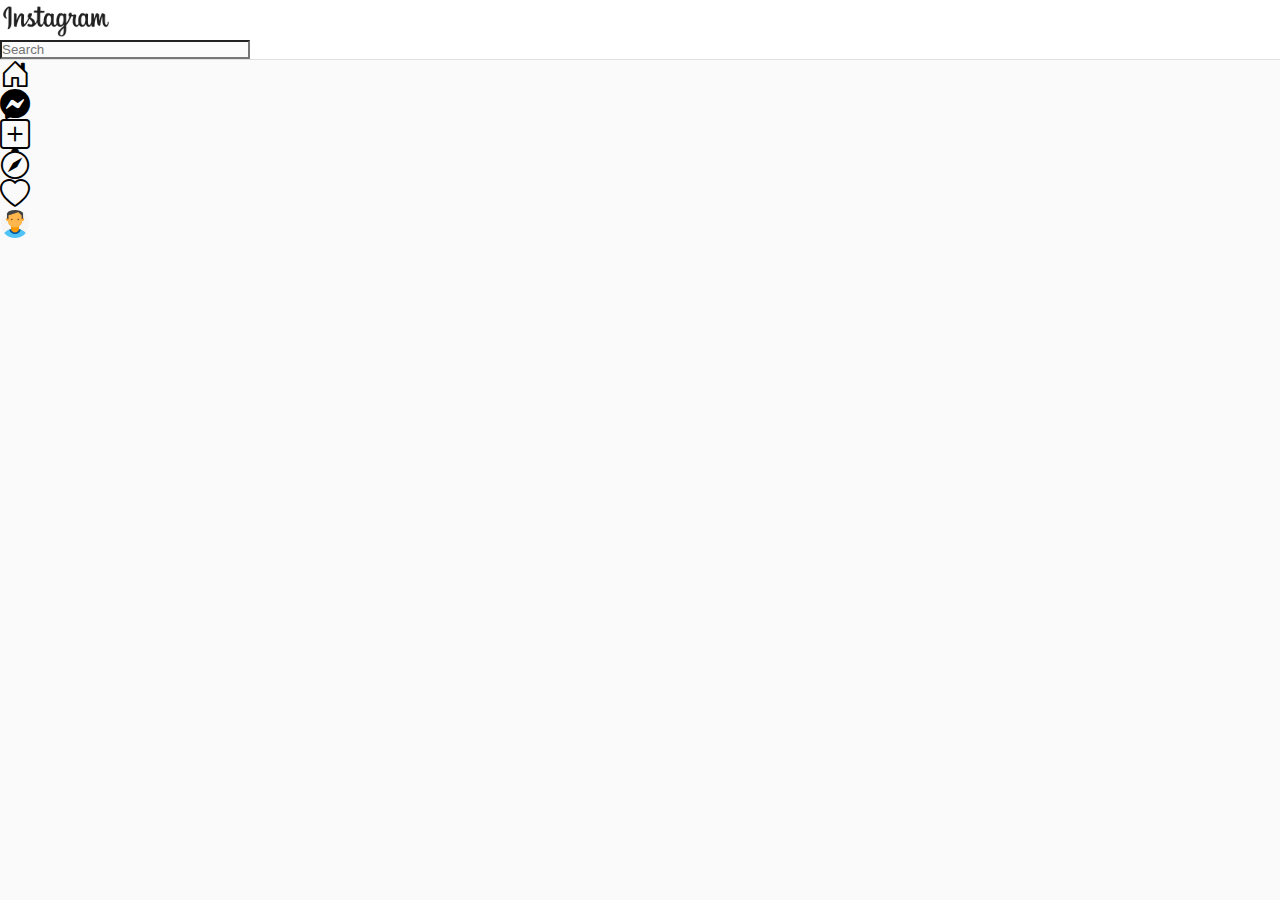
<file: NabBar.html>
<html>
  <head>
    <title>Instagram home page</title>
    <!-- External CSS Sheet-->
    <link rel="stylesheet" href="NavBar.css" />
    <!-- CSS only -->
    <link
      href="https://cdn.jsdelivr.net/npm/bootstrap@5.1.3/dist/css/bootstrap.min.css"
      rel="stylesheet"
      integrity="sha384-1BmE4kWBq78iYhFldvKuhfTAU6auU8tT94WrHftjDbrCEXSU1oBoqyl2QvZ6jIW3"
      crossorigin="anonymous"
    />
    <!-- JavaScript Bundle with Popper -->
    <script
      src="https://cdn.jsdelivr.net/npm/bootstrap@5.1.3/dist/js/bootstrap.bundle.min.js"
      integrity="sha384-ka7Sk0Gln4gmtz2MlQnikT1wXgYsOg+OMhuP+IlRH9sENBO0LRn5q+8nbTov4+1p"
      crossorigin="anonymous"
    ></script>
    <!-- Responsive meta Tag-->
    <meta content="device-width, initial-scale=1" name="viewport" />
    <!-- Bootstrap Icons-->
    <link
      rel="stylesheet"
      href="https://cdn.jsdelivr.net/npm/bootstrap-icons@1.7.2/font/bootstrap-icons.css"
    />
    <!-- JS -->
    <script src="NavBar.js" defer></script>
  </head>
  <body>
    <!-- Nav Bar-->
    <nav class="navbar topnav justify-content-around">
      <div class="container-fluid nav-wrapper">
        <a class="navbar-brand" href="#home">
          <img src="photo\Instagram_logo.svg.png" alt="" height="40px" />
        </a>

        <form class="d-flex search-bar">
          <input
            class="form-control search-box"
            type="search"
            placeholder="Search"
          />
        </form>

        <div class="d-flex">
          <div class="nav-item">
            <a class="nav-link" href="#home">
              <i class="bi bi-house-door nav-icon"></i>
            </a>
          </div>
          <div class="nav-item">
            <a class="nav-link" href="#messgener">
              <i class="bi bi-messenger nav-icon"></i>
            </a>
          </div>
          <div class="nav-item" onclick="displayHiddenSession()">
            <a class="nav-link" href="upload.html">
              <i class="bi bi-plus-square nav-icon"></i>
            </a>
          </div>
          <div class="nav-item">
            <a class="nav-link" href="#explore">
              <i class="bi bi-compass nav-icon"></i>
            </a>
          </div>
          <div class="nav-item">
            <a class="nav-link" href="#like">
              <i class="bi bi-heart nav-icon"></i>
            </a>
          </div>
          <div class="nav-item dropdown">
            <a class="nav-link" onclick="handledropdown()">
              <img
                src="photo/person.png"
                alt="profile-pic"
                class="user-profile"
              />
            </a>
            <div class="dropdown-options" id="dropdown-list">
                <a class="dropdown-item" href="#Profile">Profile</a>
                <a class="dropdown-item" href="#Saved">Saved</a>
                <a class="dropdown-item" href="#Settings">Settings</a>
                <a class="dropdown-item" href="#Switch">Switch Accounts</a>
                <hr class="dropdown-divider" />
                <a class="dropdown-item" href="#logout">Log Out</a>
              </div>
            </div>
          </div>
        </div>
      </div>
    </nav>
  </body>
</html>
</file>
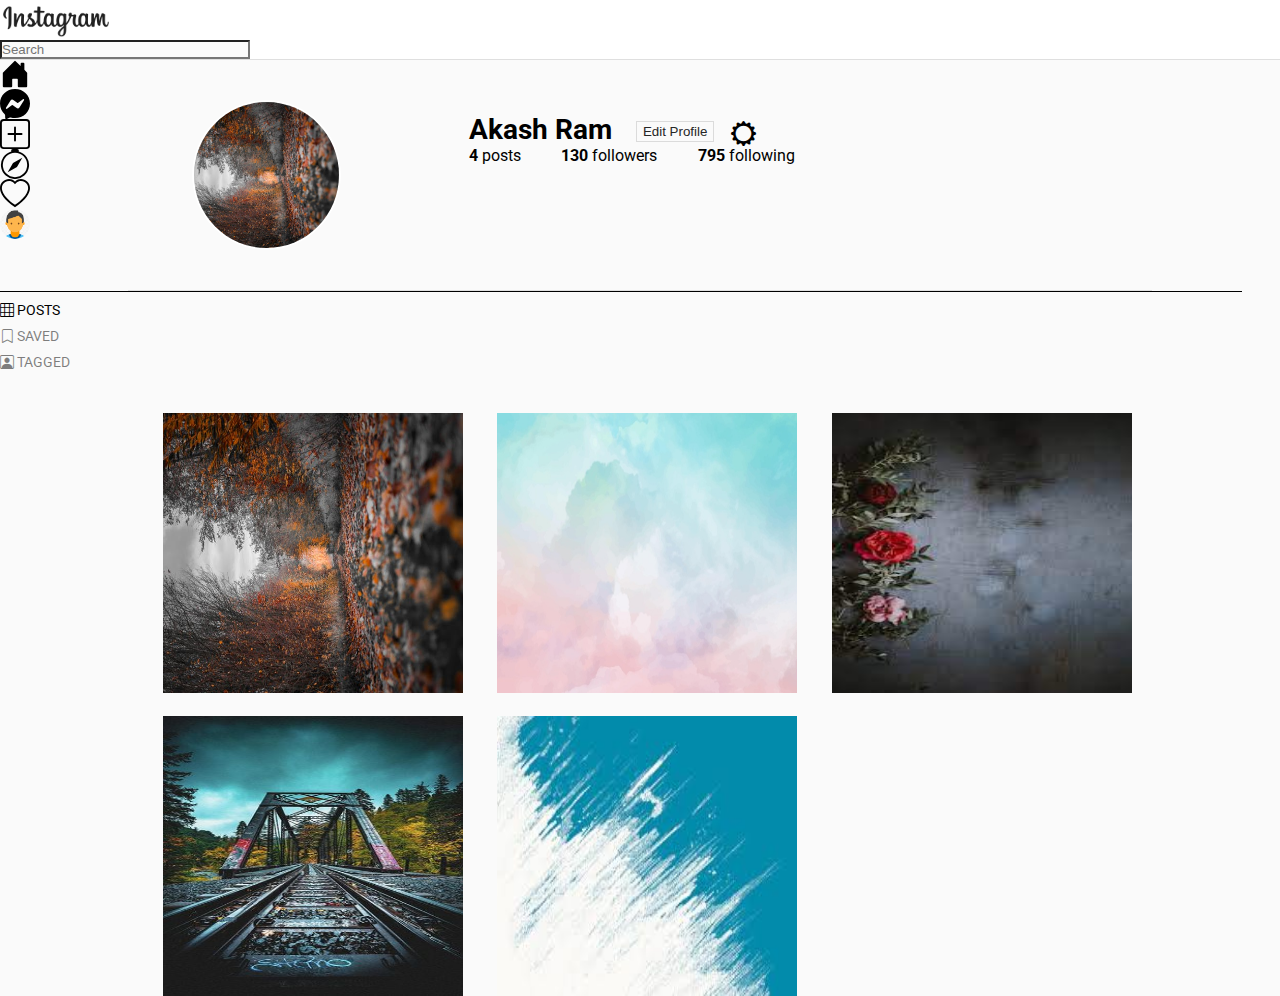
<file: profilepage.html>
<html>
  <head>
    <title>Instagram home page</title>
    <!-- External CSS Sheet-->
    <link rel="stylesheet" href="profilepage.css" />
    <!-- CSS only -->
    <link
      href="https://cdn.jsdelivr.net/npm/bootstrap@5.1.3/dist/css/bootstrap.min.css"
      rel="stylesheet"
      integrity="sha384-1BmE4kWBq78iYhFldvKuhfTAU6auU8tT94WrHftjDbrCEXSU1oBoqyl2QvZ6jIW3"
      crossorigin="anonymous"
    />
    <!-- JavaScript Bundle with Popper -->
    <script
      src="https://cdn.jsdelivr.net/npm/bootstrap@5.1.3/dist/js/bootstrap.bundle.min.js"
      integrity="sha384-ka7Sk0Gln4gmtz2MlQnikT1wXgYsOg+OMhuP+IlRH9sENBO0LRn5q+8nbTov4+1p"
      crossorigin="anonymous"
    ></script>
    <!-- Responsive meta Tag-->
    <meta content="device-width, initial-scale=1" name="viewport" />

    <!-- bootstrap icon -->
    <link
      rel="stylesheet"
      href="https://cdn.jsdelivr.net/npm/bootstrap-icons@1.7.2/font/bootstrap-icons.css"
    />
    <!-- JS -->
    <script src="profilepage.js" defer></script>
  </head>
  <body>
    <!-- Upload Image
    <iframe
      src="C:\Users\user\Desktop\Instagram\TestingUpload copy\upload.html"
      name="targetframe"
      allowTransparency="true"
      scrolling="no"
      frameborder="0"
      class="upload-show"
    > 
    </iframe>
  -->

    <!-- Nav Bar-->
    <nav class="navbar topnav justify-content-around">
      <div class="container-fluid nav-wrapper">
        <a class="navbar-brand" href="#home">
          <img src="photo\Instagram_logo.svg.png" alt="" height="40px" />
        </a>

        <form class="d-flex search-bar">
          <input
            class="form-control search-box"
            type="search"
            placeholder="Search"
          />
        </form>

        <div class="d-flex">
          <div class="nav-item">
            <a class="nav-link" href="#home">
              <svg
                xmlns="http://www.w3.org/2000/svg"
                height="30px"
                class="bi bi-house-door-fill"
                viewBox="0 0 16 16"
              >
                <path
                  d="M6.5 14.5v-3.505c0-.245.25-.495.5-.495h2c.25 0 .5.25.5.5v3.5a.5.5 0 0 0 .5.5h4a.5.5 0 0 0 .5-.5v-7a.5.5 0 0 0-.146-.354L13 5.793V2.5a.5.5 0 0 0-.5-.5h-1a.5.5 0 0 0-.5.5v1.293L8.354 1.146a.5.5 0 0 0-.708 0l-6 6A.5.5 0 0 0 1.5 7.5v7a.5.5 0 0 0 .5.5h4a.5.5 0 0 0 .5-.5z"
                />
              </svg>
            </a>
          </div>
          <div class="nav-item">
            <a class="nav-link" href="#messgener">
              <svg
                xmlns="http://www.w3.org/2000/svg"
                height="30px"
                class="bi bi-messenger"
                viewBox="0 0 16 16"
              >
                <path
                  d="M0 7.76C0 3.301 3.493 0 8 0s8 3.301 8 7.76-3.493 7.76-8 7.76c-.81 0-1.586-.107-2.316-.307a.639.639 0 0 0-.427.03l-1.588.702a.64.64 0 0 1-.898-.566l-.044-1.423a.639.639 0 0 0-.215-.456C.956 12.108 0 10.092 0 7.76zm5.546-1.459-2.35 3.728c-.225.358.214.761.551.506l2.525-1.916a.48.48 0 0 1 .578-.002l1.869 1.402a1.2 1.2 0 0 0 1.735-.32l2.35-3.728c.226-.358-.214-.761-.551-.506L9.728 7.381a.48.48 0 0 1-.578.002L7.281 5.98a1.2 1.2 0 0 0-1.735.32z"
                />
              </svg>
            </a>
          </div>
          <div class="nav-item" onclick="displayHiddenSession()">
            <a class="nav-link" href="upload.html">
              <svg
                xmlns="http://www.w3.org/2000/svg"
                height="30px"
                class="bi bi-plus-square"
                viewBox="0 0 16 16"
              >
                <path
                  d="M14 1a1 1 0 0 1 1 1v12a1 1 0 0 1-1 1H2a1 1 0 0 1-1-1V2a1 1 0 0 1 1-1h12zM2 0a2 2 0 0 0-2 2v12a2 2 0 0 0 2 2h12a2 2 0 0 0 2-2V2a2 2 0 0 0-2-2H2z"
                />
                <path
                  d="M8 4a.5.5 0 0 1 .5.5v3h3a.5.5 0 0 1 0 1h-3v3a.5.5 0 0 1-1 0v-3h-3a.5.5 0 0 1 0-1h3v-3A.5.5 0 0 1 8 4z"
                />
              </svg>
            </a>
          </div>
          <div class="nav-item">
            <a class="nav-link" href="#explore">
              <svg
                xmlns="http://www.w3.org/2000/svg"
                height="30px"
                class="bi bi-compass"
                viewBox="0 0 16 16"
              >
                <path
                  d="M8 16.016a7.5 7.5 0 0 0 1.962-14.74A1 1 0 0 0 9 0H7a1 1 0 0 0-.962 1.276A7.5 7.5 0 0 0 8 16.016zm6.5-7.5a6.5 6.5 0 1 1-13 0 6.5 6.5 0 0 1 13 0z"
                />
                <path
                  d="m6.94 7.44 4.95-2.83-2.83 4.95-4.949 2.83 2.828-4.95z"
                />
              </svg>
            </a>
          </div>
          <div class="nav-item">
            <a class="nav-link" href="#like">
              <svg
                xmlns="http://www.w3.org/2000/svg"
                height="30px"
                class="bi bi-heart"
                viewBox="0 0 16 16"
              >
                <path
                  d="m8 2.748-.717-.737C5.6.281 2.514.878 1.4 3.053c-.523 1.023-.641 2.5.314 4.385.92 1.815 2.834 3.989 6.286 6.357 3.452-2.368 5.365-4.542 6.286-6.357.955-1.886.838-3.362.314-4.385C13.486.878 10.4.28 8.717 2.01L8 2.748zM8 15C-7.333 4.868 3.279-3.04 7.824 1.143c.06.055.119.112.176.171a3.12 3.12 0 0 1 .176-.17C12.72-3.042 23.333 4.867 8 15z"
                />
              </svg>
            </a>
          </div>
          <div class="nav-item">
            <a class="nav-link" href="#profile">
              <div class="user-profile"></div>
            </a>
          </div>
        </div>
      </div>
    </nav>
    <section class="main">
      <!-- <div class="post">
        <div class="info">
          <div class="user">
            <div class="profile-pic">
              <img src="photo\img1.jpg" alt="profilepic" />
            </div>
            <p class="username">Akash Ram</p>
            <div class="settingbtn-container">
              <button class="settingbtn">Edit Profile</button>
            </div>
          </div>
        </div>
      </div> -->
      <div class="profile-container">
        <div class="profile-pic">
          <img src="photo\img1.jpg" alt="profilepic" />
        </div>
        <div class="leftside">
          <div class="setting">
            <p class="username">Akash Ram</p>
            <div class="settingbtn-container">
              <button class="settingbtn">Edit Profile</button>
            </div>
            <div class="setting-icon">
              <i class="bi bi-gear-wide"></i>
            </div>
          </div>
          <div class="hidden-line line"></div>
          <div class="bottom-panel">
            <p class="text-style">
              <span class="total total-post">4</span> posts
            </p>
            <p class="text-style">
              <span class="total total-follower">130</span> followers
            </p>
            <p class="text-style">
              <span class="total total-follower">795</span> following
            </p>
          </div>
        </div>
      </div>
      <div class="line"></div>
      <div class="content-section">
        <div class="nav tags" id="tag-header">
          <div class="posts tag active">
            <i class="bi bi-grid-3x3"></i>
            <span class="Tag-Text"> POSTS</span>
          </div>
          <div class="saved tag">
            <i class="bi bi-bookmark"></i>
            <span class="Tag-Text"> SAVED</span>
          </div>
          <div class="tagged tag">
            <i class="bi bi-person-square"></i>
            <span class="Tag-Text"> TAGGED</span>
          </div>
        </div>
        <div class="post-body">
          <img src="photo\img1.jpg" />
          <img src="photo\img2.jpg" />
          <img src="photo\img3.jpg" />
          <img src="photo\img4.jpg" />
          <img src="photo\img5.jpg" />
        </div>
      </div>
    </section>
  </body>
</html>
</file>
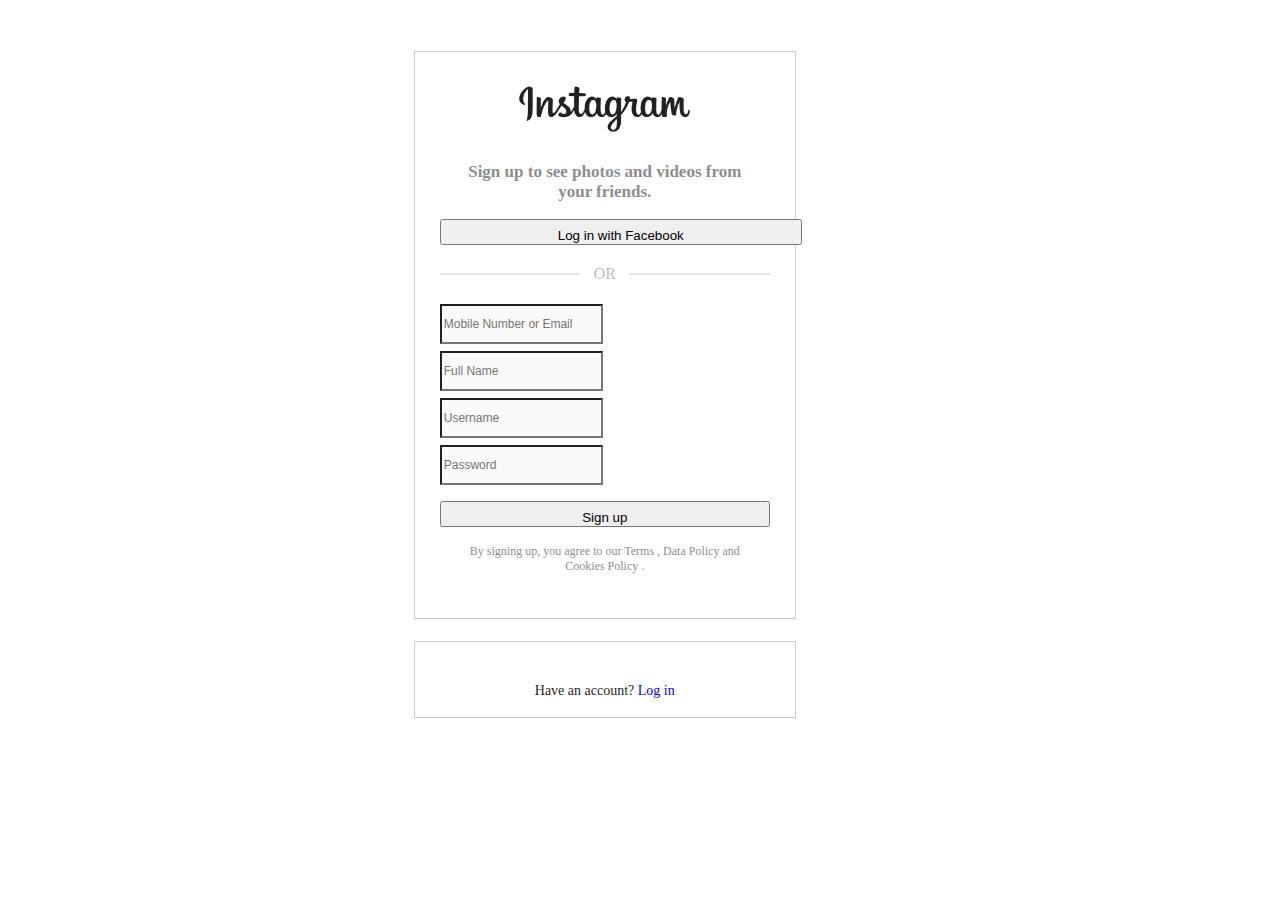
<file: signup.html>
<html>
  <head>
    <title>Instagram Login page</title>
    <!-- External CSS Sheet-->
    <link rel="stylesheet" href="signup.css" />
    <!-- CSS only -->
    <link
      href="https://cdn.jsdelivr.net/npm/bootstrap@5.1.3/dist/css/bootstrap.min.css"
      rel="stylesheet"
      integrity="sha384-1BmE4kWBq78iYhFldvKuhfTAU6auU8tT94WrHftjDbrCEXSU1oBoqyl2QvZ6jIW3"
      crossorigin="anonymous"
    />
    <!-- JavaScript Bundle with Popper -->
    <script
      src="https://cdn.jsdelivr.net/npm/bootstrap@5.1.3/dist/js/bootstrap.bundle.min.js"
      integrity="sha384-ka7Sk0Gln4gmtz2MlQnikT1wXgYsOg+OMhuP+IlRH9sENBO0LRn5q+8nbTov4+1p"
      crossorigin="anonymous"
    ></script>
    <!-- Responsive meta Tag-->
    <meta content="device-width, initial-scale=1" name="viewport" />
  </head>
  <body>
    <div class="container">
      <div class="row">
        <div class="col col-5 right-panel">
          <div class="login-card">
            <div class="Instagram_logo">
              <img src="photo\Instagram_logo.svg.png" alt="" height="60px" />
            </div>
            <div class="headingText">
              Sign up to see photos and videos from your friends.
            </div>
            <div class="facebooklogin">
              <button type="button" class="btn btn-primary btn-sm">
                Log in with Facebook
              </button>
            </div>
            <div class="OR-text">
              <div class="line"></div>
              <span class="textOR">OR</span>
              <div class="line"></div>
            </div>
            <form action="" class="signup-form">
              <div class="input">
                <input
                  type="text"
                  class="form-control input-text"
                  placeholder="Mobile Number or Email"
                />
              </div>
              <div class="input">
                <input
                  type="text"
                  class="form-control input-text"
                  placeholder="Full Name"
                />
              </div>
              <div class="input">
                <input
                  type="text"
                  class="form-control input-text"
                  placeholder="Username"
                />
              </div>
              <div class="input">
                <input
                  type="password"
                  class="form-control input-text"
                  placeholder="Password"
                />
              </div>

              <div class="btnsignup">
                <button type="button" class="btn btn-primary btn-sm">
                  Sign up
                </button>
              </div>
              <div class="terms">By signing up, you agree to our Terms , Data Policy and Cookies Policy .</div>
            </form>
        </div>
        <div class="signin-card">
            <div class="signin-text">
                Have an account? 
              <a href="login.html" class="signin-link">Log in </a>
            </div>
          </div>
      </div>
    </div>
  </body>
</html>
</file>
<file: index.css>
@import url("https://fonts.googleapis.com/css2?family=Roboto:wght@300;400;500;700&display=swap");

/* Initaling */

* {
  margin: 0;
  padding: 0;
  box-sizing: border-box;
}

body {
  width: 100%;
  background: #fafafa !important;
  position: relative;
  font-family: "roboto", sans-serif;
}

/* -----------Code------------- */

/* Upload */
.upload-show {
  position: absolute;
  z-index: 3;
  display: none;
}

/* Navbar */
.topnav {
  position: -webkit-sticky;
  top: 0 !important;
  z-index: 1 !important;
  position: sticky !important;
  background: #fff !important;
  height: 60px !important;
  border-bottom: 1px solid #dfdfdf;
  justify-content: space-around !important;
}

/* nav-wrapper */
.nav-wrapper {
  height: 100% !important;
  justify-content: space-around !important;
  align-items: center !important;
}

/* Search-box */
.search-box {
  width: 250px !important;
  background: #fafafa !important;
}

.search-box:focus {
  outline: none !important;
  box-shadow: none !important;
  background: #fafafa;
}

@media only screen and (min-width: 720px) and (max-width: 830px) {
  .search-box {
    width: 180px !important;
  }
  .left-col {
    width: 90% !important;
  }
  .right-col {
    display: none;
  }
}

@media only screen and (max-width: 720px) {
  .search-bar > .search-box {
    display: none !important;
  }
  .right-col {
    display: none;
  }
}

/* profile icon */
.user-profile {
  width: 30px;
  height: 30px;
  border-radius: 50%;
  background-image: url("photo/person.png");
  background-size: cover;
}

.user-profile:active,
.user-profile:hover,
.user-profile:focus {
  border: 1px solid black;
}

/* Container */
.container {
  justify-content: space-around !important;
  padding: 30px 0 0 0 !important;
}

/* Left Side pannel*/
.left-col {
  display: flex;
  flex-direction: column;
}

/* Status */
.status-wrapper {
  width: 100%;
  height: 120px;
  background: #fff;
  border: 1px solid #dfdfdf;
  border-radius: 2px;
  padding: 10px;
  padding-right: 0;
  padding-bottom: 0px !important;
  display: flex;
  align-items: center;
  overflow: hidden;
  overflow-x: auto;
}

.status-wrapper::-webkit-scrollbar {
  display: none;
}
/* .status-wrapper::-webkit-scrollbar-button{
    background-color: #bbbbbb;
    display: block;
    border-style: solid;
    height: 13px;
    width: 16px;
} */
.status-card {
  flex: 0 0 auto;
  width: 80px;
  max-width: 80px;
  display: flex;
  flex-direction: column;
  align-items: center;
  margin-right: 15px;
}

.profile-pic {
  width: 70px;
  height: 70px;
  border-radius: 50%;
  overflow: hidden;
  padding: 2px;
  background: linear-gradient(45deg, rgb(255, 230, 0), rgb(255, 0, 128) 80%);
}

.profile-pic img {
  width: 100%;
  height: 100%;
  object-fit: cover;
  border-radius: 50%;
  border: 2px solid #fff;
}

.username {
  width: 100%;
  overflow: hidden;
  text-align: center;
  font-size: 12px;
  margin-top: 5px;
  color: rgba(185, 104, 104, 0.5);
}

/*Post*/
.post {
  width: 100% !important;
  height: auto;
  background: #fff !important;
  border: 1px solid #dfdfdf !important;
  margin-top: 40px !important;
}
.info {
  width: 100%;
  height: 60px !important;
  display: flex;
  justify-content: space-between;
  align-items: center;
  padding: 0 20px !important;
  flex: none !important;
}

.info .username {
  width: auto;
  font-weight: bold;
  color: #000;
  font-size: 14px;
  margin-left: 10px;
  margin-top: 10px;
}

.info .options {
  display: inline-block;
  height: 10px;
  cursor: pointer;
}

.info .user {
  display: flex;
  align-items: center;
}

.info .profile-pic {
  height: 40px;
  width: 40px;
  padding: 0;
  background: none;
}

.info .profile-pic img {
  border: none;
}

.post-image {
  width: 100%;
  height: 500px;
  object-fit: cover;
}

/* post Image */
.post-content {
  width: 100%;
  padding: 20px 20px 0 20px !important;
  flex: none !important;
}

/* comment & likes */
.likes {
  font-weight: bold;
}

.description {
  margin: 10px 0 !important;
  font-size: 14px;
  line-height: 20px;
}

.description span {
  font-weight: bold;
  margin-right: 10px;
}

.post-time {
  color: rgba(0, 0, 0, 0.5);
  font-size: 12px;
}

.likes {
  margin-bottom: 0px !important;
}

/* Recation wrapper */
.reaction-wrapper {
  width: 100%;
  height: 50px;
  display: flex;
  margin-top: -20px;
  align-items: center;
}

.reaction-wrapper .icon {
  height: 20px;
  margin: 0;
  margin-right: 20px;
}

.save {
  margin-left: auto !important;
  float: left;
}

/* add comment*/
.comment-wrapper {
  flex: none !important;
  width: 100%;
  height: 50px;
  border-radius: 1px solid #dfdfdf;
  display: flex;
  justify-content: space-between;
  align-items: center;
}

.comment-wrapper .icon {
  height: 30px;
}

.comment-box {
  width: 80%;
  height: 100%;
  padding-left: 10px;
  border: none;
  outline: none;
  font-size: 14px;
}

.comment-btn,
.action-btn {
  width: 70px;
  height: 100%;
  background: none;
  border: none;
  outline: none;
  text-transform: capitalize;
  font-size: 16px;
  color: rgb(0, 162, 255);
  opacity: 0.5;
}

/* Right Side Panel */
.right-col {
  padding: 20px;
  position: relative !important;
}
.right-panel {
  position: fixed !important;
}
.profile-card {
  width: fit-content;
  display: flex;
  justify-content: center;
  align-items: center;
  margin-bottom: 10px;
  background: none !important;
  border: none !important;
}
.profile-card .profile-pic {
  flex: 0 0 auto;
  padding: 0;
  background: none;
  width: 40px;
  height: 40px;
  margin-right: 10px;
}

.profile-card:first-child .profile-pic {
  width: 70px;
  height: 70px;
}

.profile-card .profile-pic .img {
  border: none;
}

.profile-card .username {
  font-weight: 500;
  font-size: 14px;
  color: #000;
  margin-bottom: 0 !important;
}

.sub-text {
  color: rgba(0, 0, 0, 0.5);
  font-size: 12px;
  font-weight: 500;
  margin-top: 0px;
}

.action-btn {
  opacity: 1;
  font-weight: 700;
  font-size: 12px;
}

.suggestion-text {
  font-size: 14px;
  color: rgba(0, 0, 0, 0.5);
  font-weight: 700;
  margin: 20px 0;
}

/* Responsive */
@media only screen and (max-width: 540px) {
  .topnav {
    padding-right: 12px !important;
  }
  .navbar-brand {
    display: none !important;
  }
  .right-col {
    display: none !important;
  }
}
</file>
<file: NavBar.css>
@import url("https://fonts.googleapis.com/css2?family=Roboto:wght@300;400;500;700&display=swap");

/* Initaling */

* {
  margin: 0;
  padding: 0;
  box-sizing: border-box;
}

body {
  width: 100%;
  background: #fafafa !important;
  position: relative;
  font-family: "roboto", sans-serif;
}

/* -----------Code------------- */

/* Upload */
.upload-show {
  position: absolute;
  z-index: 3;
  display: none;
}

/* Navbar */
.topnav {
  position: -webkit-sticky;
  top: 0 !important;
  z-index: 1 !important;
  position: sticky !important;
  background: #fff !important;
  height: 60px !important;
  border-bottom: 1px solid #dfdfdf;
  justify-content: space-around !important;
}

/* nav-wrapper */
.nav-wrapper {
  height: 100% !important;
  justify-content: space-around !important;
  align-items: center !important;
}

/* Search-box */
.search-box {
  width: 250px !important;
  background: #fafafa !important;
}

.search-box:focus {
  outline: none !important;
  box-shadow: none !important;
  background: #fafafa;
}

@media only screen and (min-width: 720px) and (max-width: 830px) {
  .search-box {
    width: 180px !important;
  }
  .left-col {
    width: 90% !important;
  }
  .right-col {
    display: none;
  }
}

@media only screen and (max-width: 720px) {
  .search-bar > .search-box {
    display: none !important;
  }
  .right-col {
    display: none;
  }
}

/* profile icon */
.user-profile {
  width: 30px;
  height: 30px;
  border-radius: 50%;
  object-fit: cover;
  object-fit: cover;
  padding: 1px;
  border: 1px solid #fff;
}

.user-profile:active {
  border: 1px solid black;
}

.nav-icon {
  font-size: 30px;
  color: black;
}

.dropdown-options {
  display: none;
  background-color: #fff;
  position: absolute !important;
  width: 220px !important;
  z-index: 10;
  border: 2px groove rgba(0, 0, 0, 0.1) !important;
  margin-top: -3 !important;
  right: 0 !important;
}

/* Responsive */
@media only screen and (max-width: 540px) {
  .topnav {
    padding-right: 12px !important;
  }
  .navbar-brand {
    display: none !important;
  }
}
</file>
<file: profilepage.css>
@import url("https://fonts.googleapis.com/css2?family=Roboto:wght@300;400;500;700&display=swap");

/* Initaling */

* {
  margin: 0;
  padding: 0;
  box-sizing: border-box;
}

body {
  width: 100%;
  background: #fafafa !important;
  position: relative;
  font-family: "roboto", sans-serif;
}

/* -----------Code------------- */

/* Upload */
.upload-show {
  position: absolute;
  z-index: 3;
  display: none;
}

/* Navbar */
.topnav {
  position: -webkit-sticky;
  top: 0 !important;
  z-index: 1 !important;
  position: sticky !important;
  background: #fff !important;
  height: 60px !important;
  border-bottom: 1px solid #dfdfdf;
  justify-content: space-around !important;
}

/* nav-wrapper */
.nav-wrapper {
  height: 100% !important;
  justify-content: space-around !important;
  align-items: center !important;
}

/* Search-box */
.search-box {
  width: 250px !important;
  background: #fafafa !important;
}

.search-box:focus {
  outline: none !important;
  box-shadow: none !important;
  background: #fafafa;
}

@media only screen and (min-width: 720px) and (max-width: 830px) {
  .search-box {
    width: 180px !important;
  }
  .left-col {
    width: 90% !important;
  }
  .right-col {
    display: none;
  }
}

@media only screen and (max-width: 720px) {
  .search-bar > .search-box {
    display: none !important;
  }
  .right-col {
    display: none;
  }
}

/* profile icon */
.user-profile {
  width: 30px;
  height: 30px;
  border-radius: 50%;
  background-image: url("photo/person.png");
  background-size: cover;
}

.user-profile:active,
.user-profile:hover,
.user-profile:focus {
  border: 1px solid black;
}

/* --------------------------------Main Sesction ---------------------------------*/
/* .profile-pic {
  width: 100%;
  height: 100%;
  border-radius: 50%;
  overflow: hidden;
  padding: 2px;
}

.profile-pic img {
  width: 100%;
  height: 100%;
  object-fit: cover;
  border-radius: 50%;
  border: 2px solid #fff;
}

.username {
  width: 100%;
  overflow: hidden;
  text-align: center;
  font-size: 12px;
  margin-top: 5px;
  color: rgba(185, 104, 104, 0.5);
}

.post {
  width: 100% !important;
  height: auto;
  margin-top: 40px !important;
}

.info .username {
  width: auto;
  font-weight: bold;
  color: #000;
  font-size: 14px;
  margin-left: 20%;
  margin-top: 1%;
  font-size: 28px;
  line-height: 32px;
}

.info {
  width: 100%;
}

.info .user {
  display: flex;
  margin: 0 0 0 15%;
}

.info .profile-pic {
  height: 150px;
  width: 150px;
  padding: 0;
  background: none;
}

.info .profile-pic img {
  border: none;
}

.post-image {
  width: 100%;
  height: 500px;
  object-fit: cover;
}

.settingbtn-container {
  margin-top: 1%;
  margin-left: 3%;
}

.settingbtn {
  background-color: transparent;
  border: 1px solid #dbdbdb;
  color: #262626;
  padding: 2px 6px;
}


@media only screen and (max-width: 540px) {
  .topnav {
    padding-right: 12px !important;
  }
  .navbar-brand {
    display: none !important;
  }
  .right-col {
    display: none !important;
  }
  .info .user {
    margin: 0 2px 0 5px;
  }
  .info .profile-pic {
    height: 75px;
    width: 75px;
    padding: 0;
    background: none;
  }
} */

/*---------------------------------------------------------*/
.profile-container {
  display: flex;
  width: 100%;
  height: auto;
  margin-top: 40px;
}
.profile-pic {
  height: 150px;
  width: 150px;
  border-radius: 50%;
  overflow: hidden;
  background: none;
  margin-left: 15%;
}

.profile-pic img {
  width: 100%;
  height: 100%;
  object-fit: cover;
  border-radius: 50%;
  border: 2px solid #fff;
}

.leftside {
  margin-left: 10%;
  margin-top: 1%;
  width: 64%;
  display: flex;
  flex-direction: column;
}
.setting {
  display: flex;
}
.bottom-panel {
  display: flex;
}
.username {
  width: auto;
  font-weight: bold;
  color: #000;
  font-size: 28px;
}

.settingbtn-container {
  margin-top: 1%;
  margin-left: 3%;
}

.settingbtn {
  background-color: transparent;
  border: 1px solid #dbdbdb;
  color: #262626;
  padding: 2px 6px;
}

.setting-icon {
  margin-top: 1%;
  margin-left: 2%;
  font-size: 25px;
}

.text-style {
  padding: 0 5% 0 0;
}
.total {
  font-weight: bold;
}

.line {
  width: 80%;
  margin: 40px auto 0px auto;
  border: 1px solid rgba(0, 0, 0, 0.1);
}
.hidden-line {
  display: none;
}

.tags {
  justify-content: center;
  margin-top: -1;
}
.tag {
  margin: 0 3% 0 0;
  padding-top: 10px;
  color: rgba(0, 0, 0, 0.5);
  font-size: 14px;
}
.active,
.tag:active {
  color: black;
  border-top: 1px solid black;
}

.post-body {
  margin: 20px auto 0px 10%;
  display: flex;
  flex-wrap: wrap;
}
.post-body img {
  width: 300px;
  height: 280px;
  margin: 2% 0 0 3%;
}
@media only screen and (max-width: 730px) {
  .post-body img {
    width: 200px;
    height: 200px;
    margin: 2% 1% 0 0;
  }
}
@media only screen and (max-width: 540px) {
  .topnav {
    padding-right: 12px !important;
  }
  .navbar-brand {
    display: none !important;
  }
  .right-col {
    display: none !important;
  }
  .setting-icon {
    display: none;
  }

  .settingbtn-container {
    margin-top: 2%;
  }
  .settingbtn {
    width: 60%;
  }
  .setting {
    display: block;
  }
  .profile-pic {
    height: 75px;
    width: 75px;
    padding: 0;
    background: none;
    margin-left: 5%;
  }
  .bottom-panel {
    display: flex !important;
    align-self: baseline;
    justify-content: space-around;
    width: 100%;
    position: relative;
    right: 20%;
  }
  .hidden-line {
    display: block;
    align-self: baseline;
    position: relative;
    width: 170%;
    padding: 0%;
    right: 55%;
    margin-bottom: 4%;
  }
  .main > .line {
    margin-top: 2%;
    width: 120%;
  }
  .tags {
    justify-content: space-around;
  }
  .tag {
    font-size: 22px;
    margin: 1% 0;
  }
  .Tag-Text {
    display: none;
  }

  .active,
  .tag:active {
    color: blue;
    border-top: none;
  }

  .post-body {
    margin: 20px 0px 0px 1%;
    display: flex;
    flex-wrap: wrap;
  }
  .post-body img {
    width: 155px;
    height: 132px;
    margin: 2% 1% 0 0;
  }
}

@media only screen and (max-width: 400px) {
  .post-body {
    margin: 20px 0px 0px 0;
    display: flex;
    flex-wrap: wrap;
  }
  .post-body img {
    width: 116px;
    height: 110px;
    margin: 2% 1% 0 0;
  }
}
</file>
<file: signup.css>
html,
body {
  margin: 0;
  padding: 0;
}
.container {
  margin-top: 4%;
  margin-bottom: 4%;
}

.row {
  display: flex;
  justify-content: center;
  align-items: center;
}
.left-panel {
  margin-right: 2% !important;
}

.col {
  height: 570px;
}

.login-card {
  border: 1px solid rgba(0, 0, 0, 0.2);
  width: 80% !important;
  height: auto;
  padding: 0 2% 4% 2%;
  background: #fff;
  display: flex;
  flex-direction: column;
  width: auto;
}

.Instagram_logo {
  display: flex;
  justify-content: center;
  margin-bottom: 25px;
  margin-top: 25px;
}
.Instagram_logo img {
  width: 50%;
}

.headingText {
  color: #8e8e8e;
  font-size: 17px;
  font-weight: 600;
  margin: 0 40px 10px;
  text-align: center;
}

.input {
  padding: 7px 1rem 0px 1rem;
}

.input-text {
  background: #fafafa !important;
  font-size: 12px !important;
  height: 40px !important;
}

.input-text:focus,
.input-text:active,
.input-text:after {
  outline: none !important;
  box-shadow: none !important;
  background: #fff !important;
}

.facebooklogin,
.btn {
  padding: 7px 1rem 0px 1rem;
  width: 100% !important;
}

.btnsignup {
  padding: 1rem 1rem 7px 1rem;
}

.OR-text {
  display: flex !important;
  justify-content: center;
  align-items: center;
  padding: 7px 1rem 0px 1rem;
}
.line {
  width: 48%;
  border: 1px solid rgba(0, 0, 0, 0.1);
}
.textOR {
  padding: 4%;
  font-weight: 500;
  color: rgba(0, 0, 0, 0.3);
}

.terms {
  color: #8e8e8e;
  font-size: 12px;
  margin: 10px 40px;
  text-align: center;
}
.signin-card {
  display: flex;
  justify-content: center;
  align-items: center;
  border: 1px solid rgba(0, 0, 0, 0.2);
  width: 80% !important;
  height: 10%;
  padding: 0 2% 4% 2%;
  background: #fff;
  width: auto;
  margin-top: 5%;
  margin-bottom: 10%;
}
.signin-text {
  margin-top: auto;
  color: #262626;
  font-size: 14px;
}
.signin-link {
  font-weight: 500;
  text-decoration: none;
}
.signin-link:active {
  color: rgba(0, 0, 255, 0.6);
}

@media only screen and (max-width: 750px) {
  .right-panel {
    width: 80% !important;
    margin-left: auto !important;
  }
}
@media only screen and (max-width: 460px) {
  .right-panel {
    width: 100% !important;
    margin-left: 19% !important;
  }
}
</file>
